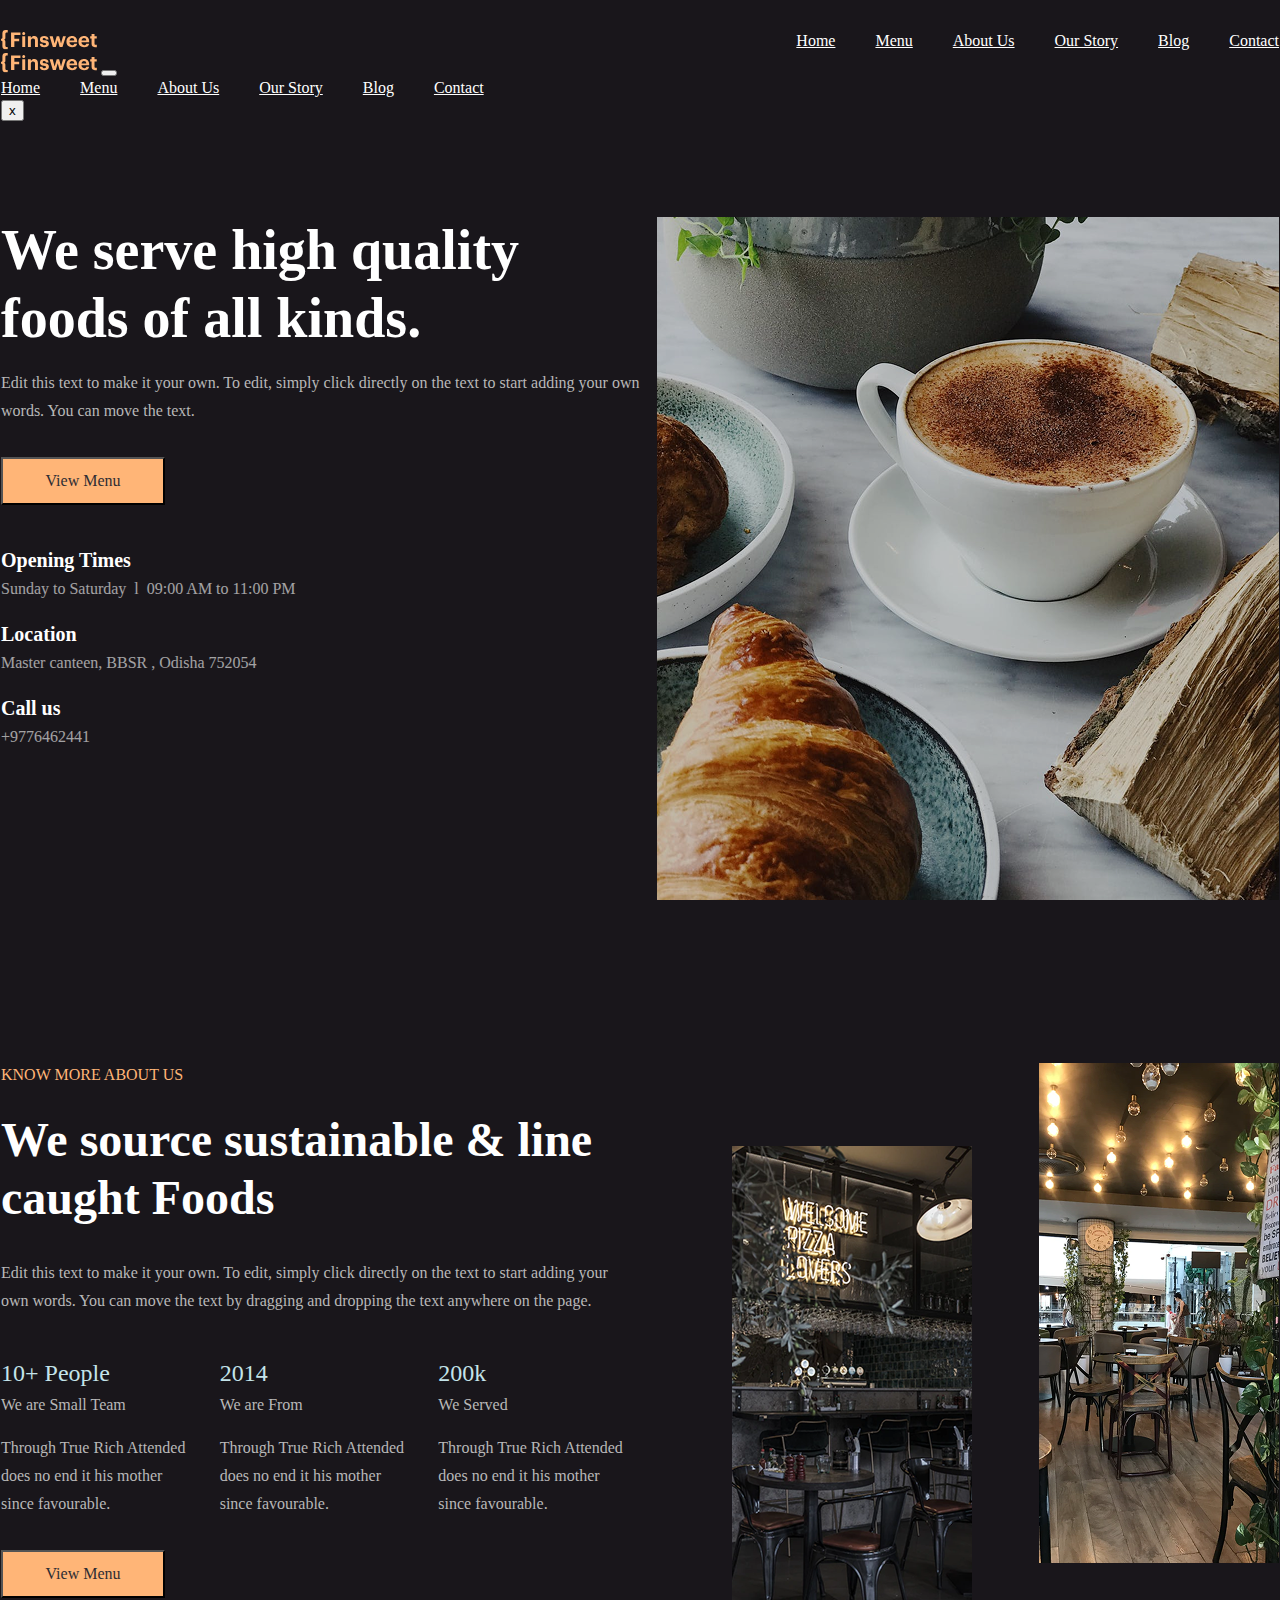
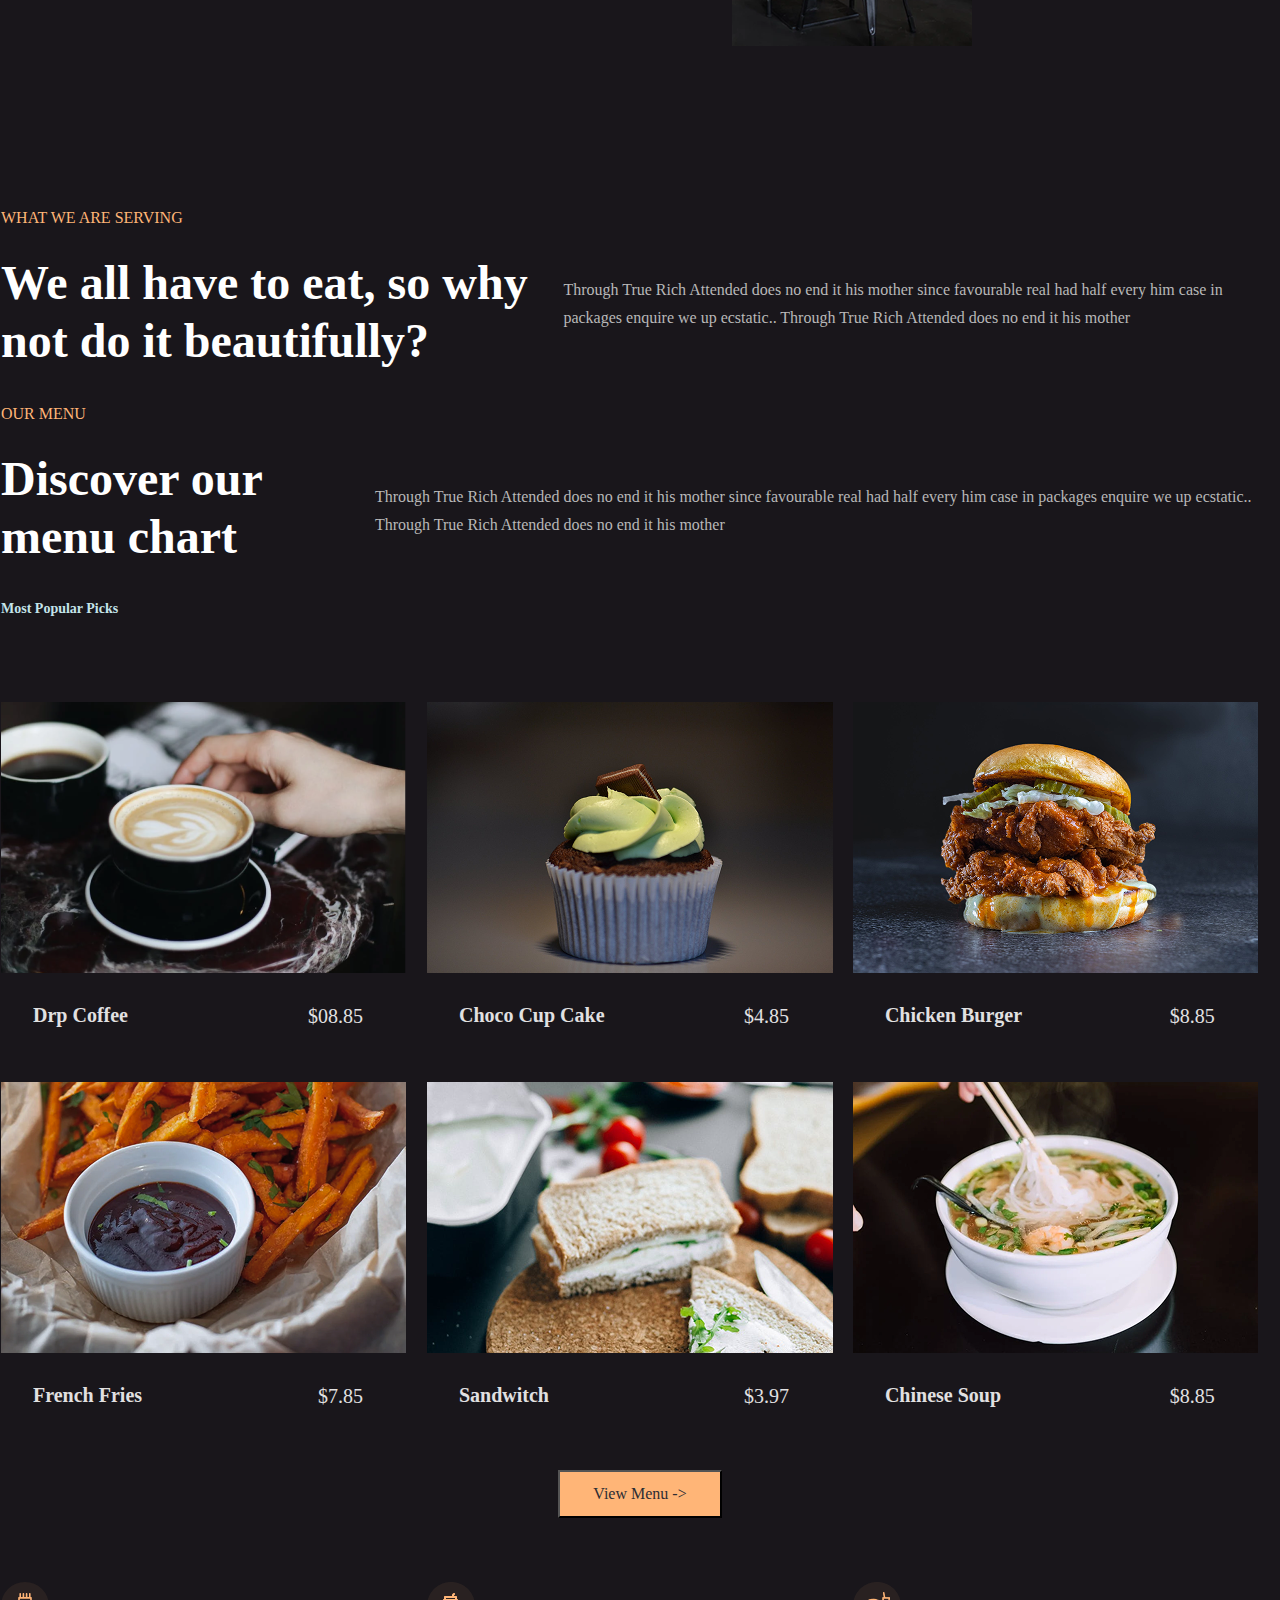
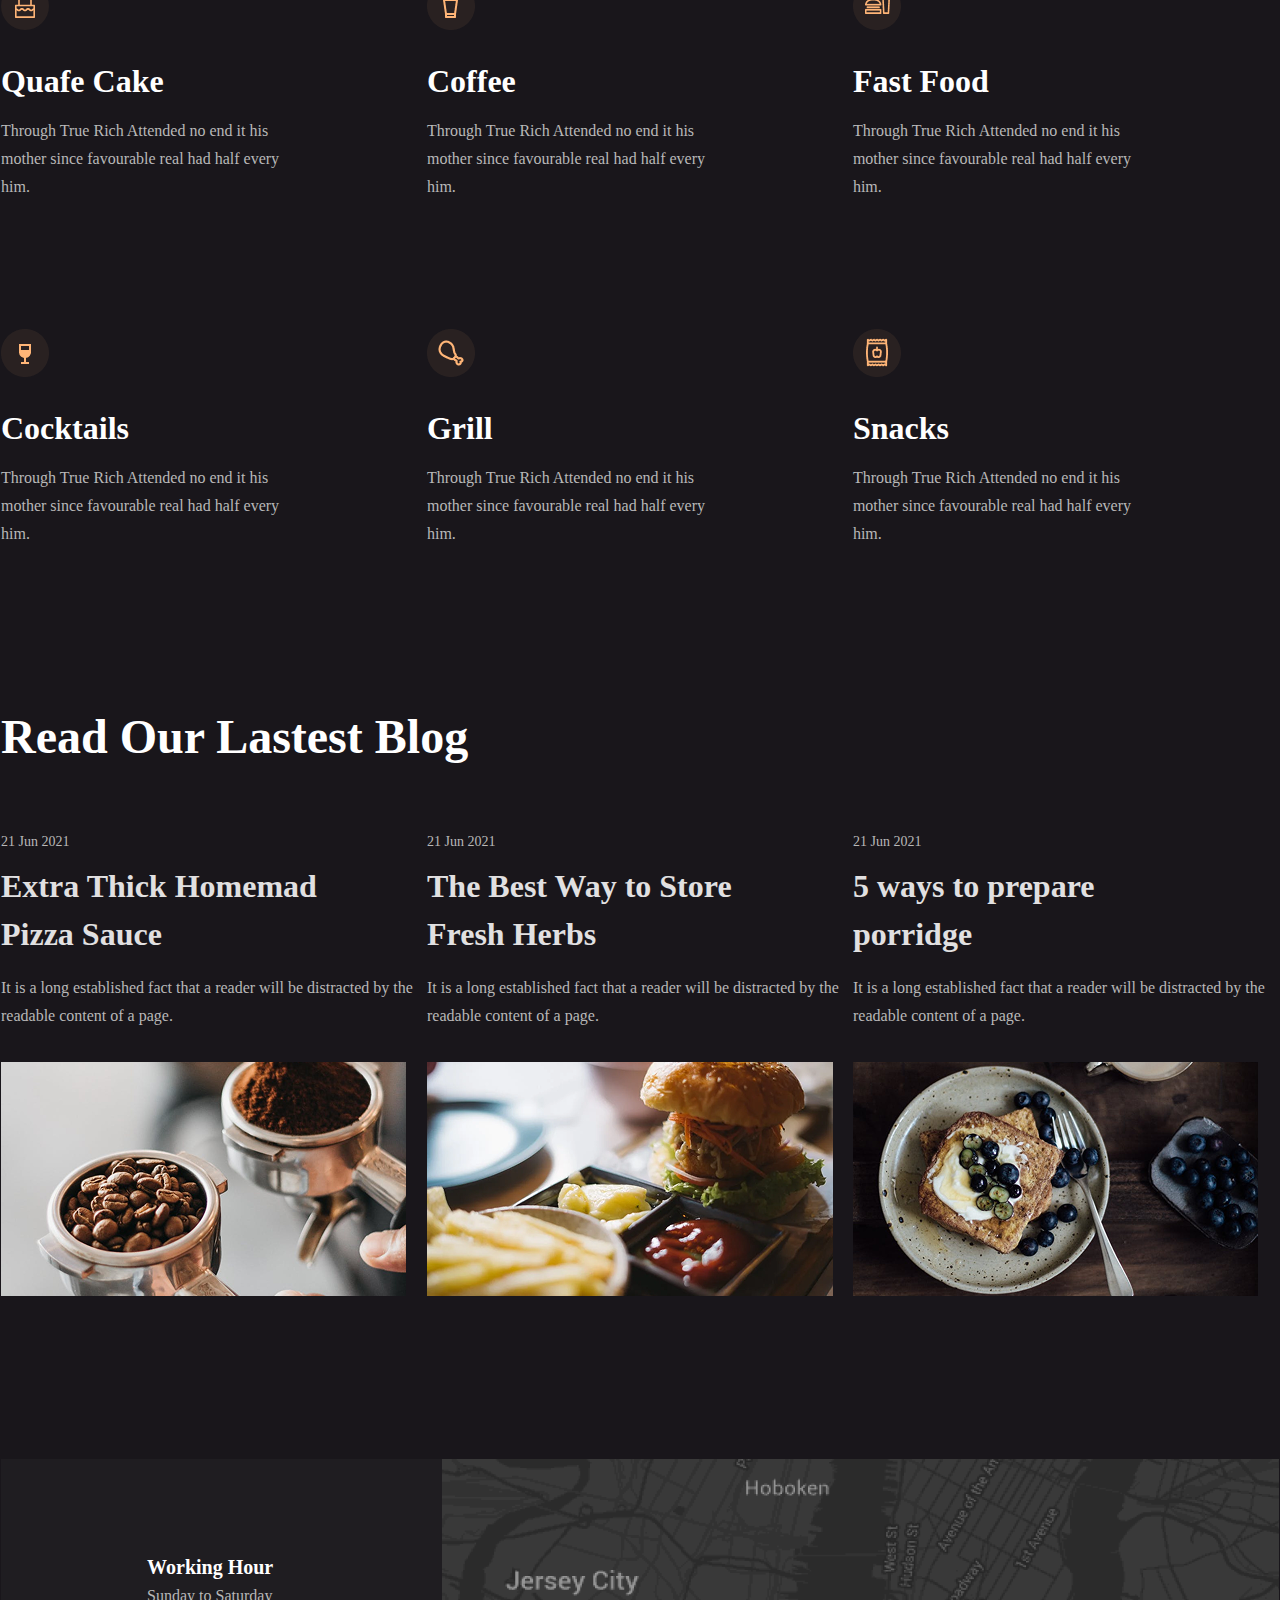
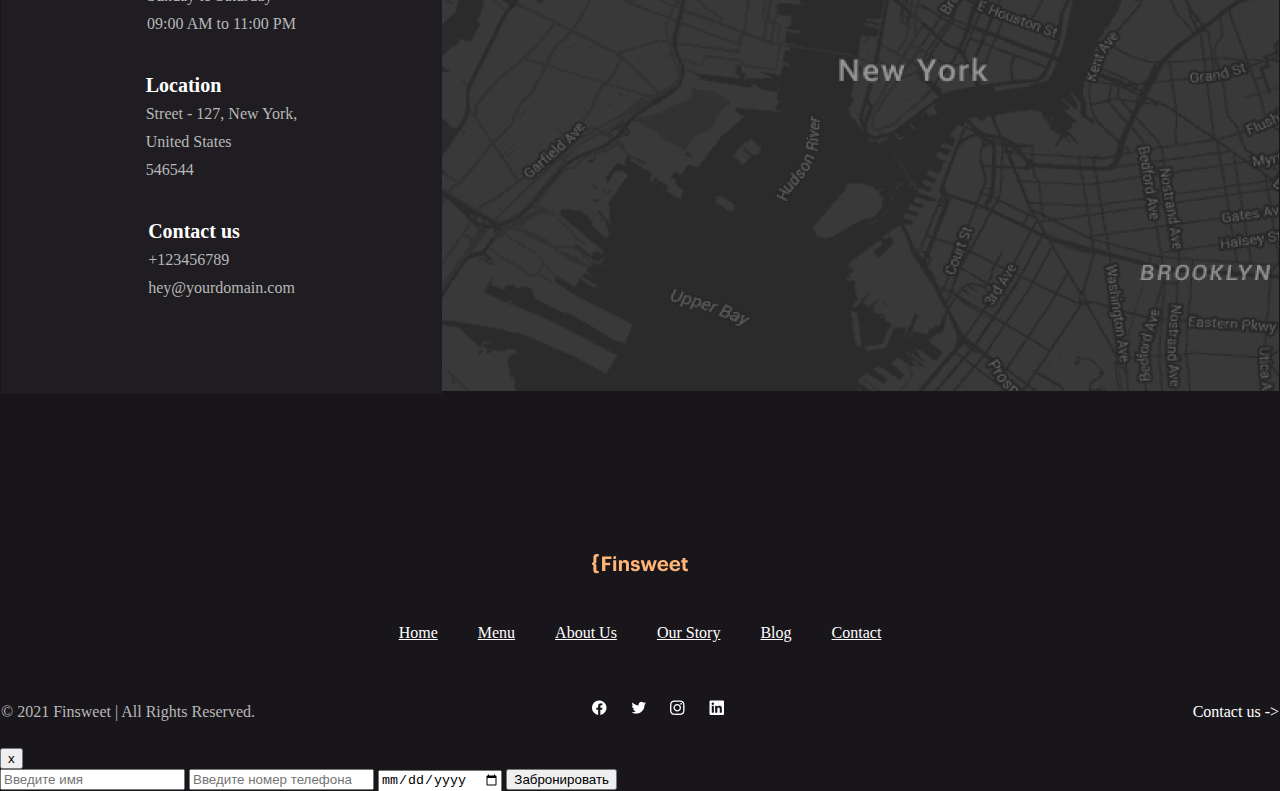
<file: index.html>
<!DOCTYPE html>
<html lang="en">
<head>
    <meta charset="UTF-8">
    <meta name="viewport" content="width=device-width, initial-scale=1.0">
    <title>Document</title>
    <link rel="stylesheet" href="./css/reset.css">
    <link rel="stylesheet" href="./css/style.css">
    <link rel="stylesheet" href="./css/media.css">
</head>
<body>
    <header class="header">
        <div class="container">
            <nav class="header_menu">
                <a class="logo" href="index.html"><img src="./images/Logo.svg" alt=""></a>
                <ul class="header_list">
                    <li><a class="menu_link" href="index.html">Home</a></li>
                     <li><a class="menu_link" href="menu.html">Menu</a></li>
                      <li><a class="menu_link" href="about.html">About Us</a></li>
                       <li><a class="menu_link" href="story.html">Our Story</a></li>
                        <li><a class="menu_link" href="blogs.html">Blog</a></li>
                         <li><a class="menu_link" href="contact.html">Contact</a></li>
                </ul>
            </nav>
            <nav class="burger_menu">
                <a class="logo" href="index.html"><img src="./images/Logo.svg" alt=""></a>
                <button class="burger_btn">
                    <span></span>
                    <span></span>
                     <span></span>
                </button>
                <div class="burger_box">
                    <ul class="header_list">
                    <li><a class="menu_link" href="index.html">Home</a></li>
                     <li><a class="menu_link" href="menu.html">Menu</a></li>
                      <li><a class="menu_link" href="about.html">About Us</a></li>
                       <li><a class="menu_link" href="story.html">Our Story</a></li>
                        <li><a class="menu_link" href="blogs.html">Blog</a></li>
                         <li><a class="menu_link" href="contact.html">Contact</a></li>
                </ul>
                <button class="close_btn">x</button>
                </div>
            </nav>
        </div>
    </header>
    <section class="promo">
        <div class="container">
            <div class="promo_box">
                <div class="promo_left">
                    <h1 class="promo_title">We serve high quality foods of all kinds.</h1>
                    <p  class="promo_text">Edit this text to make it your own. To edit, simply click directly on the text to start adding your own words. You can move the text.</p>
                    <button class="promo_btn">View Menu</button>
                    <h2 class="promo_info_title">Opening Times</h2>
                    <p class="promo_info_text">Sunday to Saturday  l  09:00 AM to 11:00 PM</p>
                    <h2 class="promo_info_title">Location</h2>
                    <p class="promo_info_text">Master canteen, BBSR , Odisha 752054</p>
                    <h2 class="promo_info_title">Call us</h2>
                    <p class="promo_info_text">+9776462441</p>
                </div>
                <div class="promo_right">
                    <img src="./images/Header Image.png" alt="">
                </div>
            </div>
        </div>
    </section>
    <section class="about">
        <div class="container">
            <div class="about_box">
                <div class="about_left">
                    <h2 class="about_title">KNOW MORE ABOUT US</h2>
                    <h3 class="about_some_title">We source sustainable & line caught Foods</h3>
                    <p class="about_text">Edit this text to make it your own. To edit, simply click directly on the text to start adding your own words. You can move the text by dragging and dropping the text anywhere on the page. </p>
                    <div class="about_left_inner">
                        <div class="about_left_inner_item">
                            <h3 class="about_inner_title">10+ People</h3>
                            <p class="about_inner_text">We are Small Team</p>
                            <p class="about_inner_subtext">Through True Rich Attended does no end it his mother since favourable.</p>
                        </div>
                        <div class="about_left_inner_item">
                            <h3 class="about_inner_title">2014</h3>
                            <p class="about_inner_text">We are From</p>
                            <p class="about_inner_subtext">Through True Rich Attended does no end it his mother since favourable.</p>
                        </div>
                        <div class="about_left_inner_item">
                            <h3 class="about_inner_title">200k</h3>
                            <p class="about_inner_text">We Served</p>
                            <p class="about_inner_subtext">Through True Rich Attended does no end it his mother since favourable.</p>
                        </div>
                    </div>
                    <button class="promo_btn">View Menu</button>
                </div>
                <div class="about_right">
                    <img class="about_right_1" src="./images/Know more Image 1.png" alt="">
                    <img class="about_right_2" src="./images/Know more Image 2.png" alt="">
                </div>
            </div>
        </div>
    </section>
    <section class="eat">
        <div class="container">
            <div class="eat_box">
                <div class="eat_left">
                    <h3 class="about_title">WHAT WE ARE SERVING</h3>
                    <h3 class="about_some_title">We all have to eat, so why not do it beautifully?</h3>
                </div>
                <div class="eat_right">
                    <p class="about_inner_subtext">Through True Rich Attended does no end it his mother since favourable real had half every him case in packages enquire we up ecstatic.. Through True Rich Attended does no end it his mother</p>
                </div>
            </div>
        </div>
    </section>
    <section class="discover">
        <div class="container">
            <div class="eat_box">
                 <div class="discover_left">
                    <h3 class="about_title">OUR MENU</h3>
                    <h3 class="about_some_title">Discover our menu chart</h3>
                    <p class="discover_left_text">Most Popular Picks</p>
                 </div>
                 <div class="discover_right">
                    <p class="about_inner_subtext">Through True Rich Attended does no end it his mother since favourable real had half every him case in packages enquire we up ecstatic.. Through True Rich Attended does no end it his mother</p>
                 </div>
            </div>
        </div>
    </section>
    <section class="menu">
        <div class="container">
            <div class="menu_box">
                <div class="menu_box_item">
                    <img src="./images/Image (6).png" alt="">
                    <div class="menu_box_content">
                        <h3 class="menu_box_content_title">Drp Coffee</h3>
                        <p class="menu_box_content_price">$08.85</p>
                    </div>
                </div>
                <div class="menu_box_item">
                    <img src="./images/Image (7).png" alt="">
                    <div class="menu_box_content">
                        <h3 class="menu_box_content_title">Choco Cup Cake</h3>
                        <p class="menu_box_content_price">$4.85</p>
                    </div>
                </div>
                <div class="menu_box_item">
                    <img src="./images/Image (8).png" alt="">
                    <div class="menu_box_content">
                        <h3 class="menu_box_content_title">Chicken Burger</h3>
                        <p class="menu_box_content_price">$8.85</p>
                    </div>
                </div>
                <div class="menu_box_item">
                    <img src="./images/Image (9).png" alt="">
                    <div class="menu_box_content">
                        <h3 class="menu_box_content_title">French Fries</h3>
                        <p class="menu_box_content_price">$7.85</p>
                    </div>
                </div>
                <div class="menu_box_item">
                    <img src="./images/Image (10).png" alt="">
                    <div class="menu_box_content">
                        <h3 class="menu_box_content_title">Sandwitch</h3>
                        <p class="menu_box_content_price">$3.97</p>
                    </div>
                </div>
                <div class="menu_box_item">
                    <img src="./images/Image (11).png" alt="">
                    <div class="menu_box_content">
                        <h3 class="menu_box_content_title">Chinese Soup</h3>
                        <p class="menu_box_content_price">$8.85</p>
                    </div>
                </div>
            </div>
             <button class="menu_btn">View Menu -></button>
        </div>
    </section>
    <section class="have_to_eat">
        <div class="container">
            <div class="have_to_eat_box">
                <div class="have_to_eat_item">
                    <img src="./images/Icon.svg" alt="">
                    <h3 class="have_to_eat_title">Quafe Cake</h3>
                    <p class="have_to_eat_text">Through True Rich Attended no end it his mother since favourable real had half every him.</p>
                </div>
                <div class="have_to_eat_item">
                    <img src="./images/Group 2103.png" alt="">
                    <h3 class="have_to_eat_title">Coffee</h3>
                    <p class="have_to_eat_text">Through True Rich Attended no end it his mother since favourable real had half every him.</p>
                </div>
                <div class="have_to_eat_item">
                    <img src="./images/Icon.png" alt="">
                    <h3 class="have_to_eat_title">Fast Food</h3>
                    <p class="have_to_eat_text">Through True Rich Attended no end it his mother since favourable real had half every him.</p>
                </div>
                <div class="have_to_eat_item">
                    <img src="./images/Icon (1).png" alt="">
                    <h3 class="have_to_eat_title">Cocktails</h3>
                    <p class="have_to_eat_text">Through True Rich Attended no end it his mother since favourable real had half every him.</p>
                </div>
                <div class="have_to_eat_item">
                    <img src="./images/Icon (2).png" alt="">
                    <h3 class="have_to_eat_title">Grill</h3>
                    <p class="have_to_eat_text">Through True Rich Attended no end it his mother since favourable real had half every him.</p>
                </div>
                <div class="have_to_eat_item">
                    <img src="./images/Icon (3).png" alt="">
                    <h3 class="have_to_eat_title">Snacks</h3>
                    <p class="have_to_eat_text">Through True Rich Attended no end it his mother since favourable real had half every him.</p>
                </div>
            </div>
        </div>
    </section>
    <section class="blog">
        <div class="container">
            <h3 class="blog_title_1">Read Our Lastest Blog</h3>
            <div class="blog_box">
                <div class="blog_item">
                    <p class="blog_sub_text">21 Jun 2021</p>
                    <h3 class="blog_title">Extra Thick Homemad Pizza Sauce</h3>
                    <p class="blog_text">It is a long established fact that a reader will be distracted by the readable content of a page.</p>
                    <img src="./images/Image (12).png" alt="">
                </div>
                <div class="blog_item">
                    <p class="blog_sub_text">21 Jun 2021</p>
                    <h3 class="blog_title">The Best Way to Store Fresh Herbs</h3>
                    <p class="blog_text">It is a long established fact that a reader will be distracted by the readable content of a page.</p>
                    <img src="./images/Image (13).png" alt="">
                </div>
                <div class="blog_item">
                    <p class="blog_sub_text">21 Jun 2021</p>
                    <h3 class="blog_title">5 ways to prepare porridge</h3>
                    <p class="blog_text">It is a long established fact that a reader will be distracted by the readable content of a page.</p>
                    <img src="./images/Image (14).png" alt="">
                </div>
            </div>
        </div>
    </section>
    <section class="map">
        <div class="container">
            <div class="map_box">
                <div class="map_box_left">
                    <div class="map_box_item">
                        <h3 class="map_title">Working Hour</h3>
                        <p class="map_text">Sunday to Saturday</p>
                        <p class="map_text">09:00 AM to 11:00 PM</p>
                    </div>
                    <div class="map_box_item">
                        <h3 class="map_title">Location</h3>
                        <p class="map_text">Street - 127, New York,</p>
                        <p class="map_text">United States</p>
                        <p class="map_text">546544</p>
                    </div>
                    <div class="map_box_item">
                        <h3 class="map_title">Contact us</h3>
                        <p class="map_text">+123456789</p>
                        <p class="map_text">hey@yourdomain.com</p>
                    </div>
                </div>
                <div class="map_box_right">
                    <img src="./images/Map.png" alt="">
                </div>
            </div>
        </div>
    </section>
    <footer class="footer">
        <div class="container">
            <div class="footer_top">
                 <a class="logo" href="index.html"><img src="./images/Logo.svg" alt=""></a>
            </div>
            <div class="footer_middle">
                 <ul class="header_list">
                    <li><a class="menu_link" href="">Home</a></li>
                     <li><a class="menu_link" href="">Menu</a></li>
                      <li><a class="menu_link" href="">About Us</a></li>
                       <li><a class="menu_link" href="">Our Story</a></li>
                        <li><a class="menu_link" href="">Blog</a></li>
                         <li><a class="menu_link" href="">Contact</a></li>
                </ul>
            </div>
            <div class="footer_bottom">
                <p class="footer_text">© 2021 Finsweet | All rights reserved.</p>
                <ul class="footer_social">
                    <li><a href="https://www.facebook.com/?locale=ru_RU" class="footer_link"><img src="./images/Facebook.png" alt=""></a></li>
                    <li><a href="https://x.com/i/flow/login?lang=uk" class="footer_link"><img src="./images/Twitter.png" alt=""></a></li>
                    <li><a href="https://www.instagram.com/" class="footer_link"><img src="./images/Instagram.png" alt=""></a></li>
                    <li><a href="https://ua.linkedin.com/" class="footer_link"><img src="./images/LinkedIn.png" alt=""></a></li>
                </ul>
                <p class="footer_text_1">Contact us -></p>
            </div>
        </div>
    </footer>
    <div class="model">
        <div class="inner_model">
            <button class="model_close">x</button>
            <form class="model_form" action="#">
                <input class="model_name" type="text" placeholder="Введите имя">
                <input class="model_tell" type="tell" placeholder="Введите номер телефона">
                <input class="model_date" type="date" placeholder="Выберите дату">
                <button class="model_btn" type="submit">Забронировать</button>
            </form>
        </div>
    </div>
    <script src="./script.js"></script>
</body>
</html>
</file>
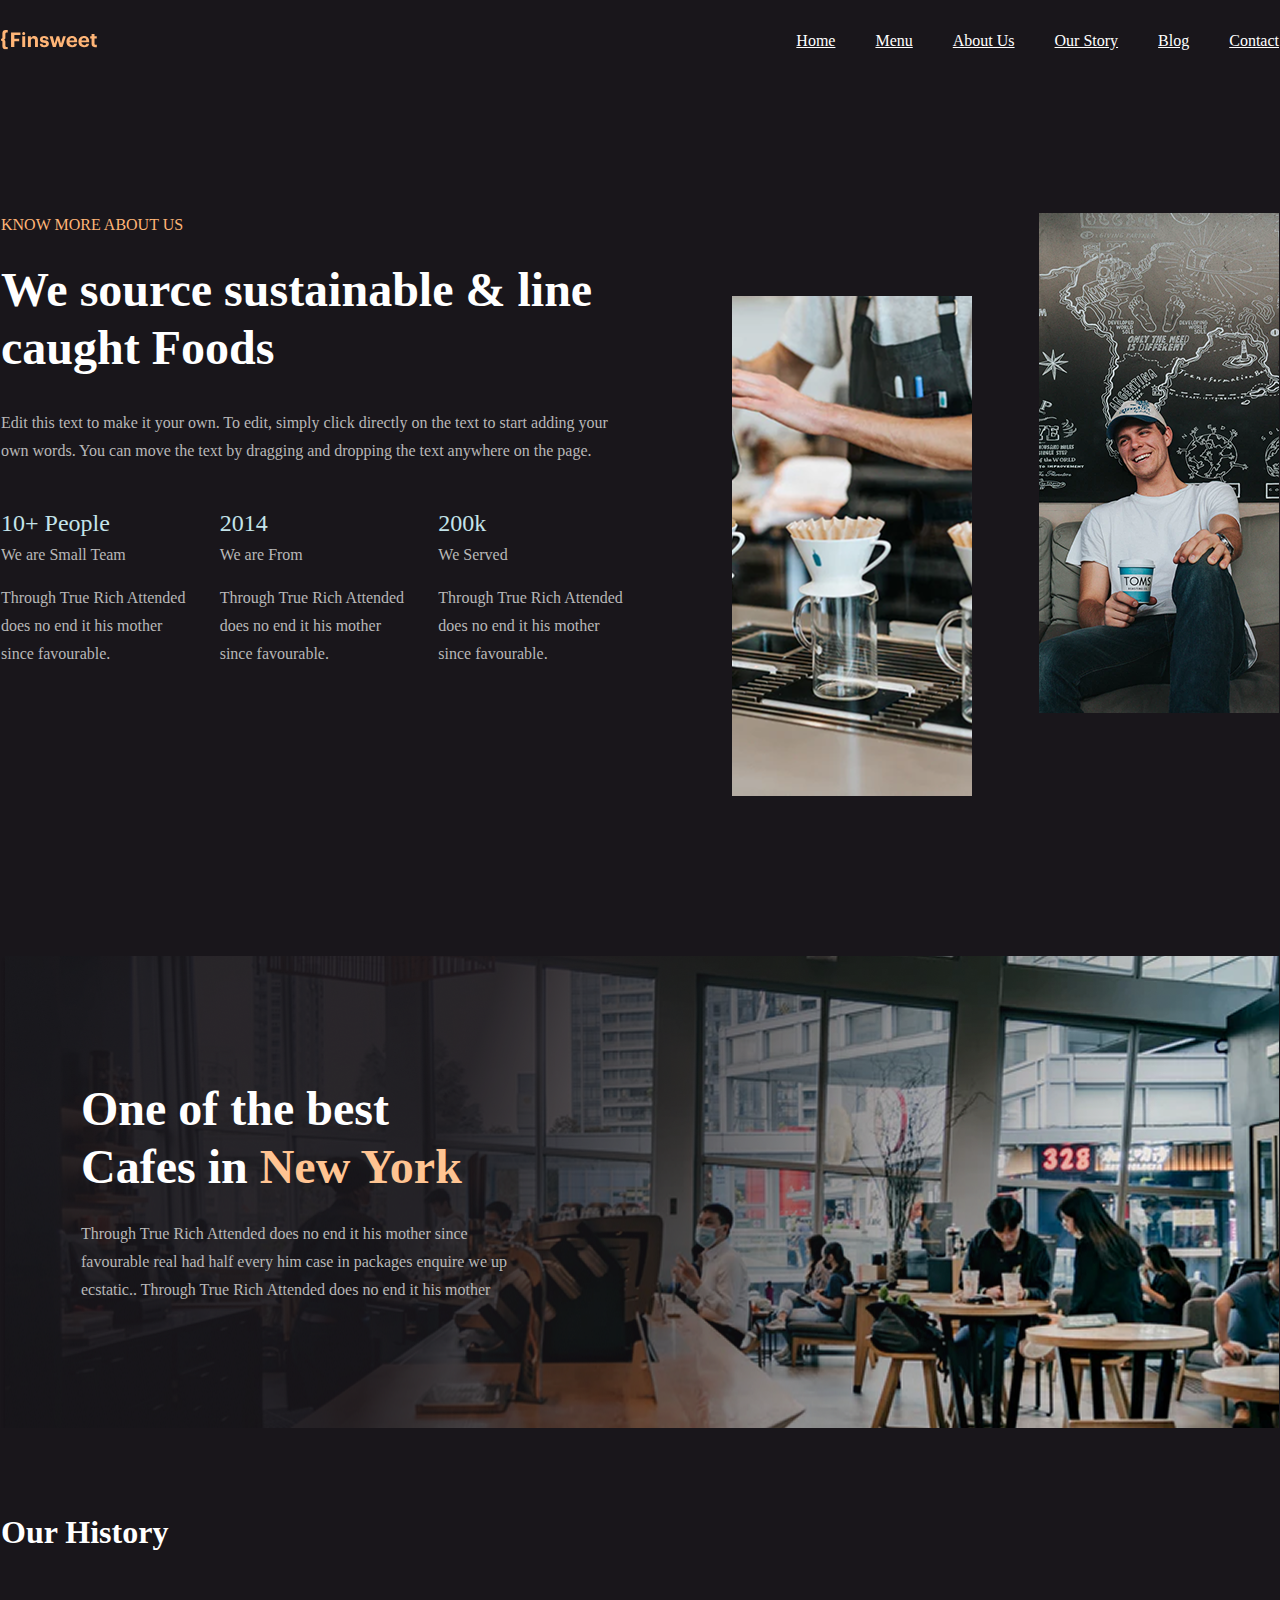
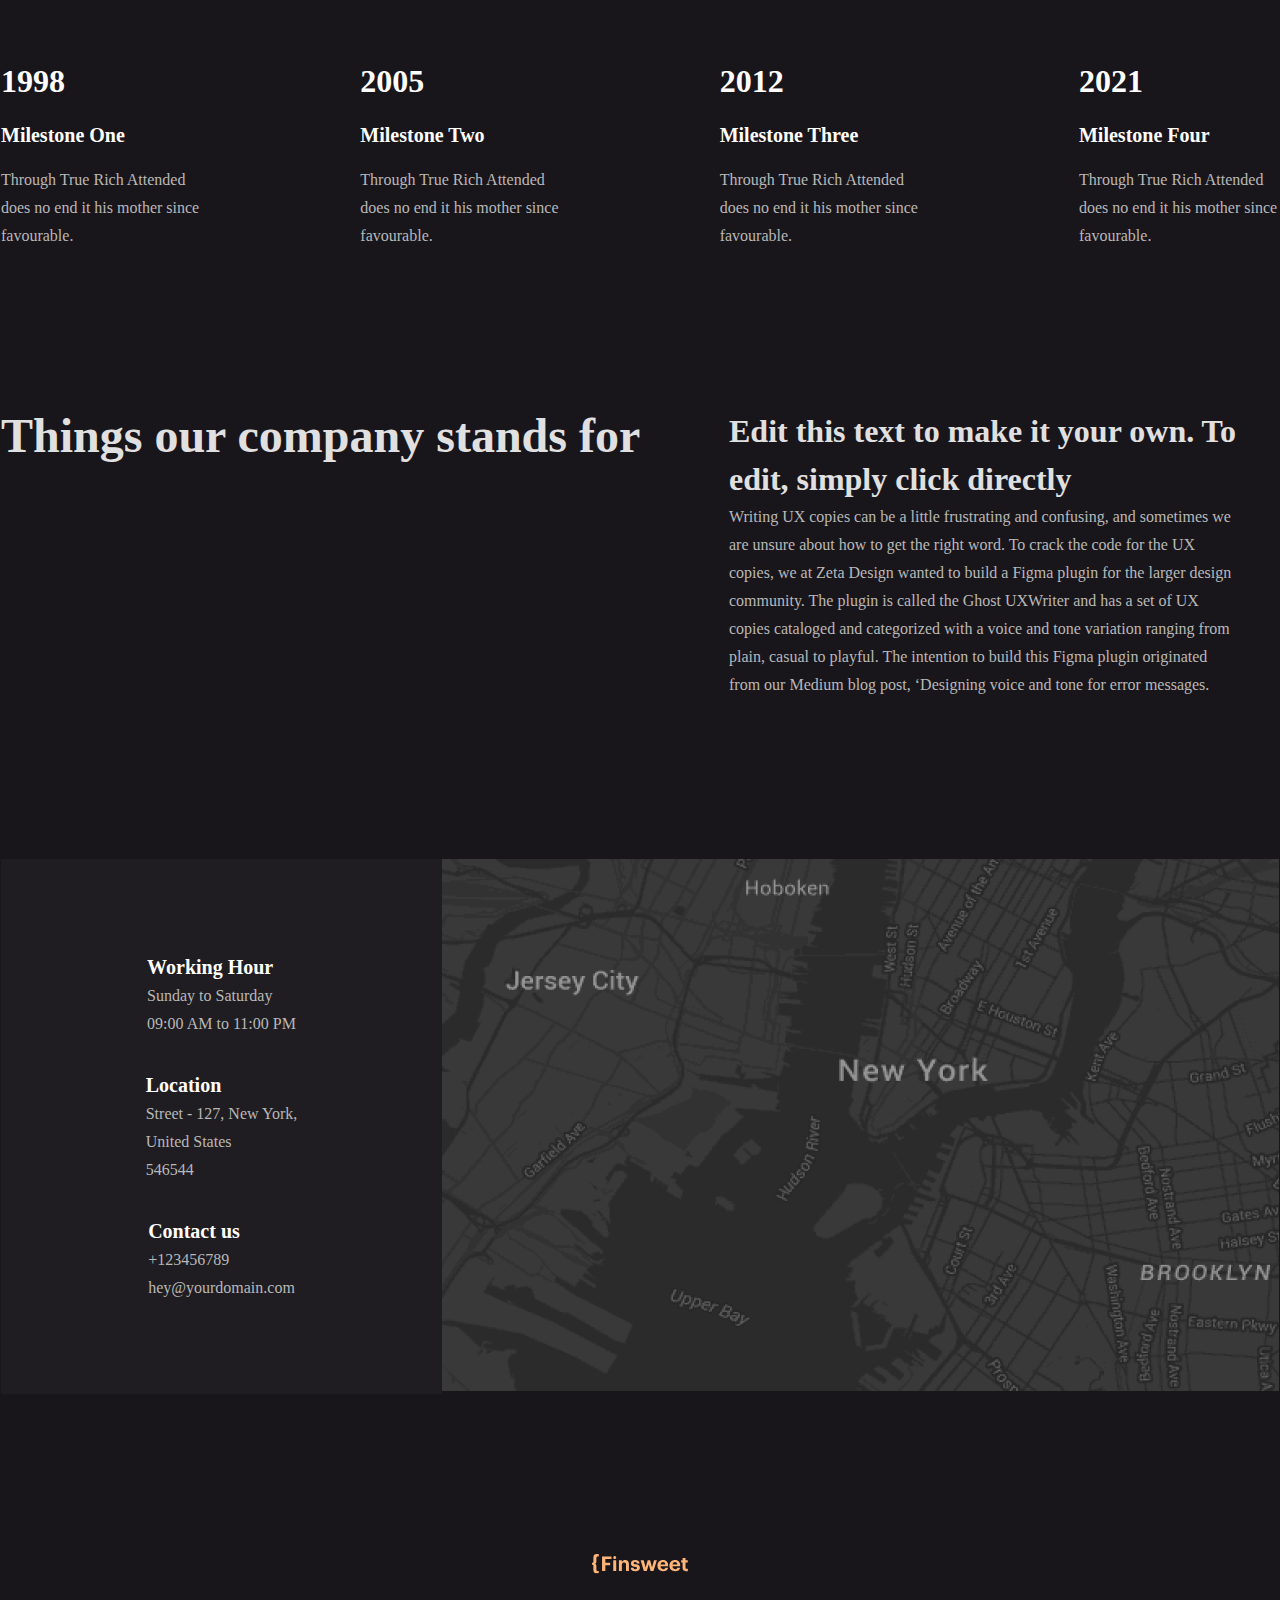
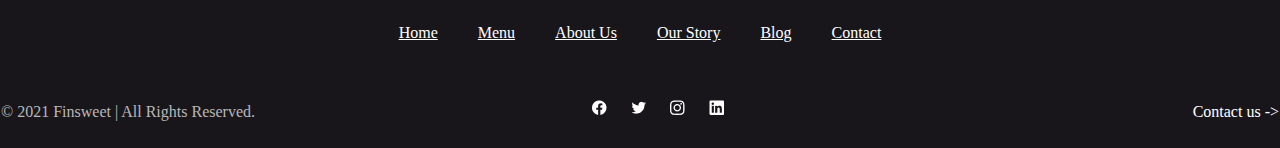
<file: about.html>
<!DOCTYPE html>
<html lang="en">
<head>
    <meta charset="UTF-8">
    <meta name="viewport" content="width=device-width, initial-scale=1.0">
    <title>Document</title>
    <link rel="stylesheet" href="./css/reset.css">
    <link rel="stylesheet" href="./css/style.css"> 
</head>
<body>
    <header class="header">
        <div class="container">
            <nav class="header_menu">
                <a class="logo" href="index.html"><img src="./images/Logo.svg" alt=""></a>
                <ul class="header_list">
                    <li><a class="menu_link" href="index.html">Home</a></li>
                     <li><a class="menu_link" href="menu.html">Menu</a></li>
                      <li><a class="menu_link" href="about.html">About Us</a></li>
                       <li><a class="menu_link" href="story.html">Our Story</a></li>
                        <li><a class="menu_link" href="blogs.html">Blog</a></li>
                         <li><a class="menu_link" href="contact.html">Contact</a></li>
                </ul>
            </nav>
        </div>
    </header>
   <section class="about">
        <div class="container">
            <div class="about_box">
                <div class="about_left">
                    <h2 class="about_title">KNOW MORE ABOUT US</h2>
                    <h3 class="about_some_title">We source sustainable & line caught Foods</h3>
                    <p class="about_text">Edit this text to make it your own. To edit, simply click directly on the text to start adding your own words. You can move the text by dragging and dropping the text anywhere on the page. </p>
                    <div class="about_left_inner">
                        <div class="about_left_inner_item">
                            <h3 class="about_inner_title">10+ People</h3>
                            <p class="about_inner_text">We are Small Team</p>
                            <p class="about_inner_subtext">Through True Rich Attended does no end it his mother since favourable.</p>
                        </div>
                        <div class="about_left_inner_item">
                            <h3 class="about_inner_title">2014</h3>
                            <p class="about_inner_text">We are From</p>
                            <p class="about_inner_subtext">Through True Rich Attended does no end it his mother since favourable.</p>
                        </div>
                        <div class="about_left_inner_item">
                            <h3 class="about_inner_title">200k</h3>
                            <p class="about_inner_text">We Served</p>
                            <p class="about_inner_subtext">Through True Rich Attended does no end it his mother since favourable.</p>
                        </div>
                    </div>
                </div>
                <div class="about_right">
                    <img class="about_right_1" src="./images/Know more Image 1 (1).png" alt="">
                    <img class="about_right_2" src="./images/Know more Image 2 (1).png" alt="">
                </div>
            </div>
        </div>
    </section>
    <section class="best_cafe">
        <div class="container">
            <div class="best_cafe_box">
                <h3 class="best_cafe_title">One of the best Cafes in <span class="title_yellow">New York</span></h3>
                <p class="best_cafe_text">Through True Rich Attended does no end it his mother since favourable real had half every him case in packages enquire we up ecstatic.. Through True Rich Attended does no end it his mother</p>
            </div>
        </div>
    </section>
    <section class="history">
        <div class="container">
            <h3 class="history_sub_title">Our History</h3>
            <div class="history_box">
                <div class="history_item">
                    <h3 class="history_title">1998</h3>
                    <h4 class="history_title_1">Milestone One</h4>
                    <p class="history_text">Through True Rich Attended does no end it his mother since favourable.</p>
                </div>
                <div class="history_item">
                    <h3 class="history_title">2005</h3>
                    <h4 class="history_title_1">Milestone Two</h4>
                    <p class="history_text">Through True Rich Attended does no end it his mother since favourable.</p>
                </div>
                <div class="history_item">
                    <h3 class="history_title">2012</h3>
                    <h4 class="history_title_1">Milestone Three</h4>
                    <p class="history_text">Through True Rich Attended does no end it his mother since favourable.</p>
                </div>
                <div class="history_item">
                    <h3 class="history_title">2021</h3>
                    <h4 class="history_title_1">Milestone Four</h4>
                    <p class="history_text">Through True Rich Attended does no end it his mother since favourable.</p>
                </div>
            </div>
        </div>
    </section>
    <section class="company">
        <div class="container">
            <div class="company_box">
                <div class="company_left">
                    <h3 class="company_title">Things our company stands for</h3>
                </div>
                <div class="company_right">
                    <h4 class="company_title_1">Edit this text to make it your own. To edit, simply click directly</h4>
                    <p class="company_text">Writing UX copies can be a little frustrating and confusing, and sometimes we are unsure about how to get the right word. To crack the code for the UX copies, we at Zeta Design wanted to build a Figma plugin for the larger design community. The plugin is called the Ghost UXWriter and has a set of UX copies cataloged and categorized with a voice and tone variation ranging from plain, casual to playful. The intention to build this Figma plugin originated from our Medium blog post, ‘Designing voice and tone for error messages.</p>
                </div>
            </div>
        </div>
    </section>
    <section class="map">
        <div class="container">
            <div class="map_box">
                <div class="map_box_left">
                    <div class="map_box_item">
                        <h3 class="map_title">Working Hour</h3>
                        <p class="map_text">Sunday to Saturday</p>
                        <p class="map_text">09:00 AM to 11:00 PM</p>
                    </div>
                    <div class="map_box_item">
                        <h3 class="map_title">Location</h3>
                        <p class="map_text">Street - 127, New York,</p>
                        <p class="map_text">United States</p>
                        <p class="map_text">546544</p>
                    </div>
                    <div class="map_box_item">
                        <h3 class="map_title">Contact us</h3>
                        <p class="map_text">+123456789</p>
                        <p class="map_text">hey@yourdomain.com</p>
                    </div>
                </div>
                <div class="map_box_right">
                    <img src="./images/Map.png" alt="">
                </div>
            </div>
        </div>
    </section>
    <footer class="footer">
        <div class="container">
            <div class="footer_top">
                 <a class="logo" href="index.html"><img src="./images/Logo.svg" alt=""></a>
            </div>
            <div class="footer_middle">
                 <ul class="header_list">
                    <li><a class="menu_link" href="">Home</a></li>
                     <li><a class="menu_link" href="">Menu</a></li>
                      <li><a class="menu_link" href="">About Us</a></li>
                       <li><a class="menu_link" href="">Our Story</a></li>
                        <li><a class="menu_link" href="">Blog</a></li>
                         <li><a class="menu_link" href="">Contact</a></li>
                </ul>
            </div>
            <div class="footer_bottom">
                <p class="footer_text">© 2021 Finsweet | All rights reserved.</p>
                <ul class="footer_social">
                    <li><a href="https://www.facebook.com/?locale=ru_RU" class="footer_link"><img src="./images/Facebook.png" alt=""></a></li>
                    <li><a href="https://x.com/i/flow/login?lang=uk" class="footer_link"><img src="./images/Twitter.png" alt=""></a></li>
                    <li><a href="https://www.instagram.com/" class="footer_link"><img src="./images/Instagram.png" alt=""></a></li>
                    <li><a href="https://ua.linkedin.com/" class="footer_link"><img src="./images/LinkedIn.png" alt=""></a></li>
                </ul>
                <p class="footer_text_1">Contact us -></p>
            </div>
        </div>
    </footer>
</body>
</html>
</file>
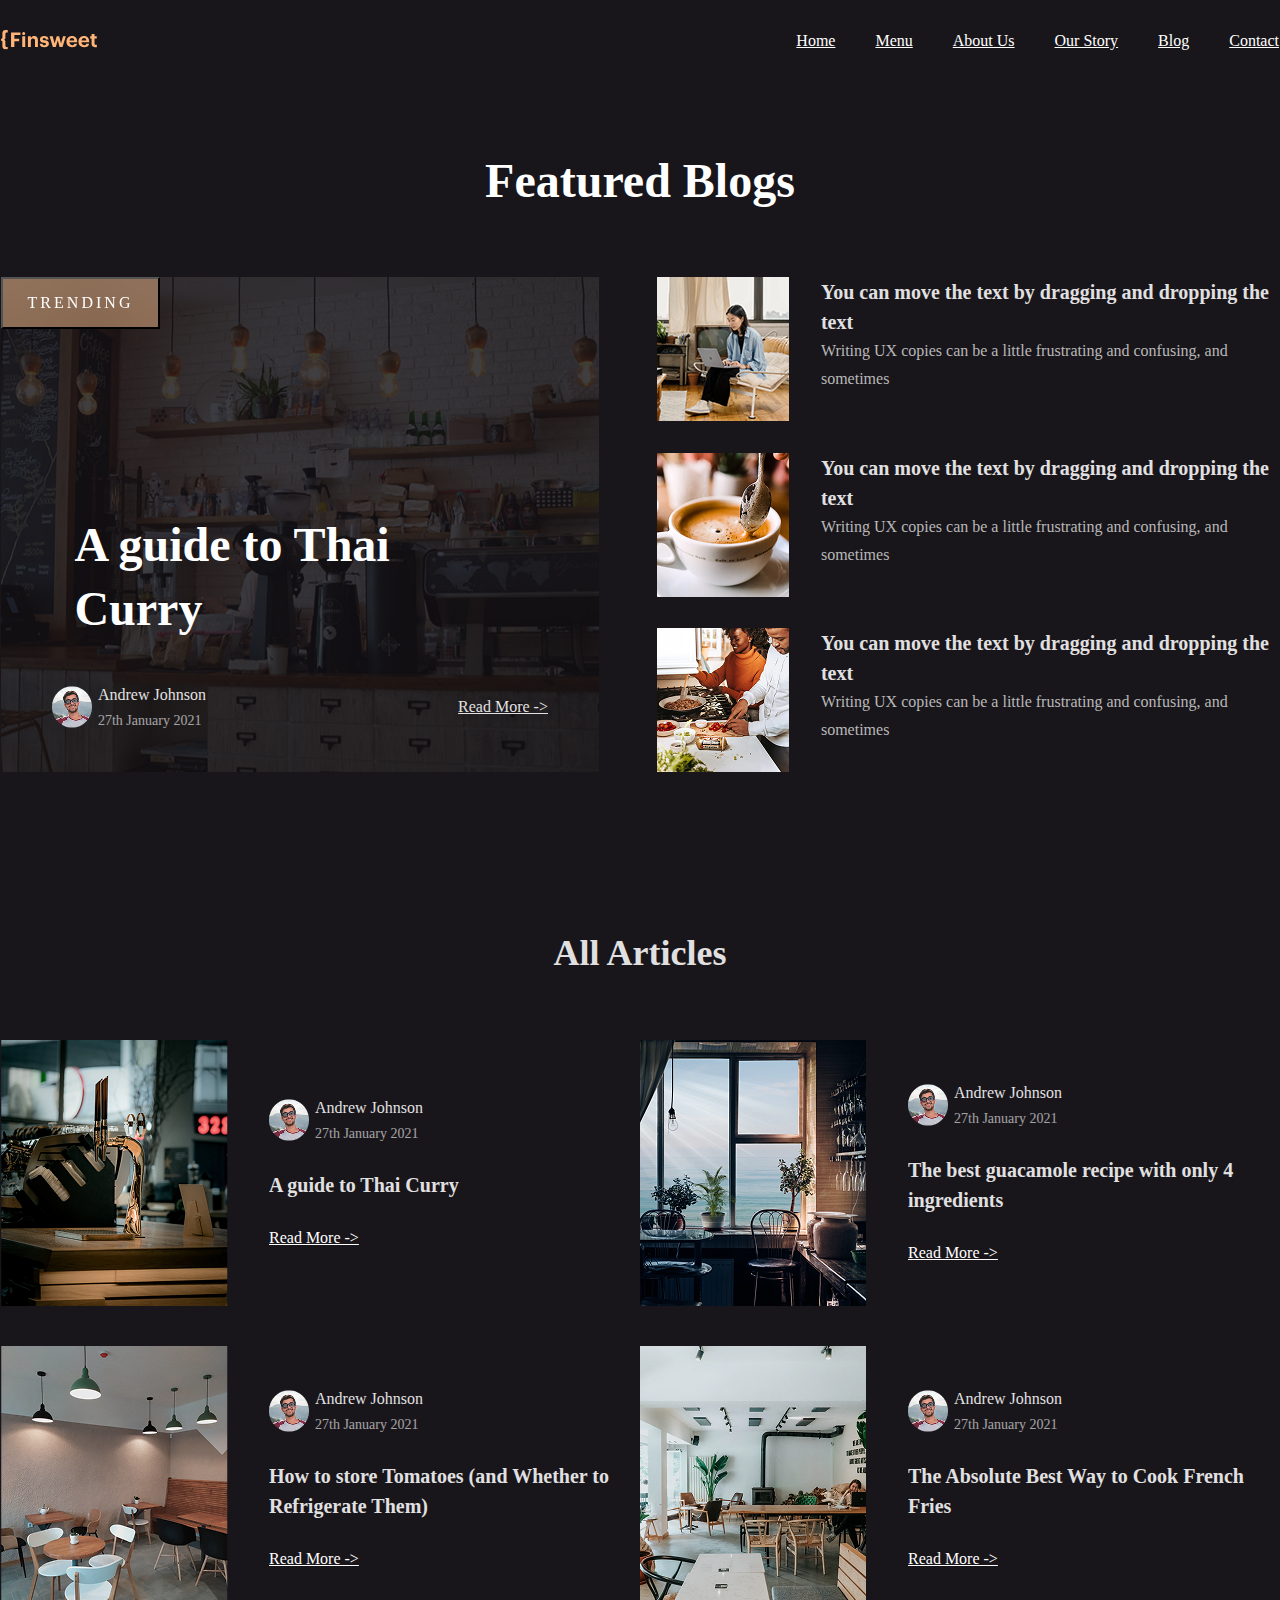
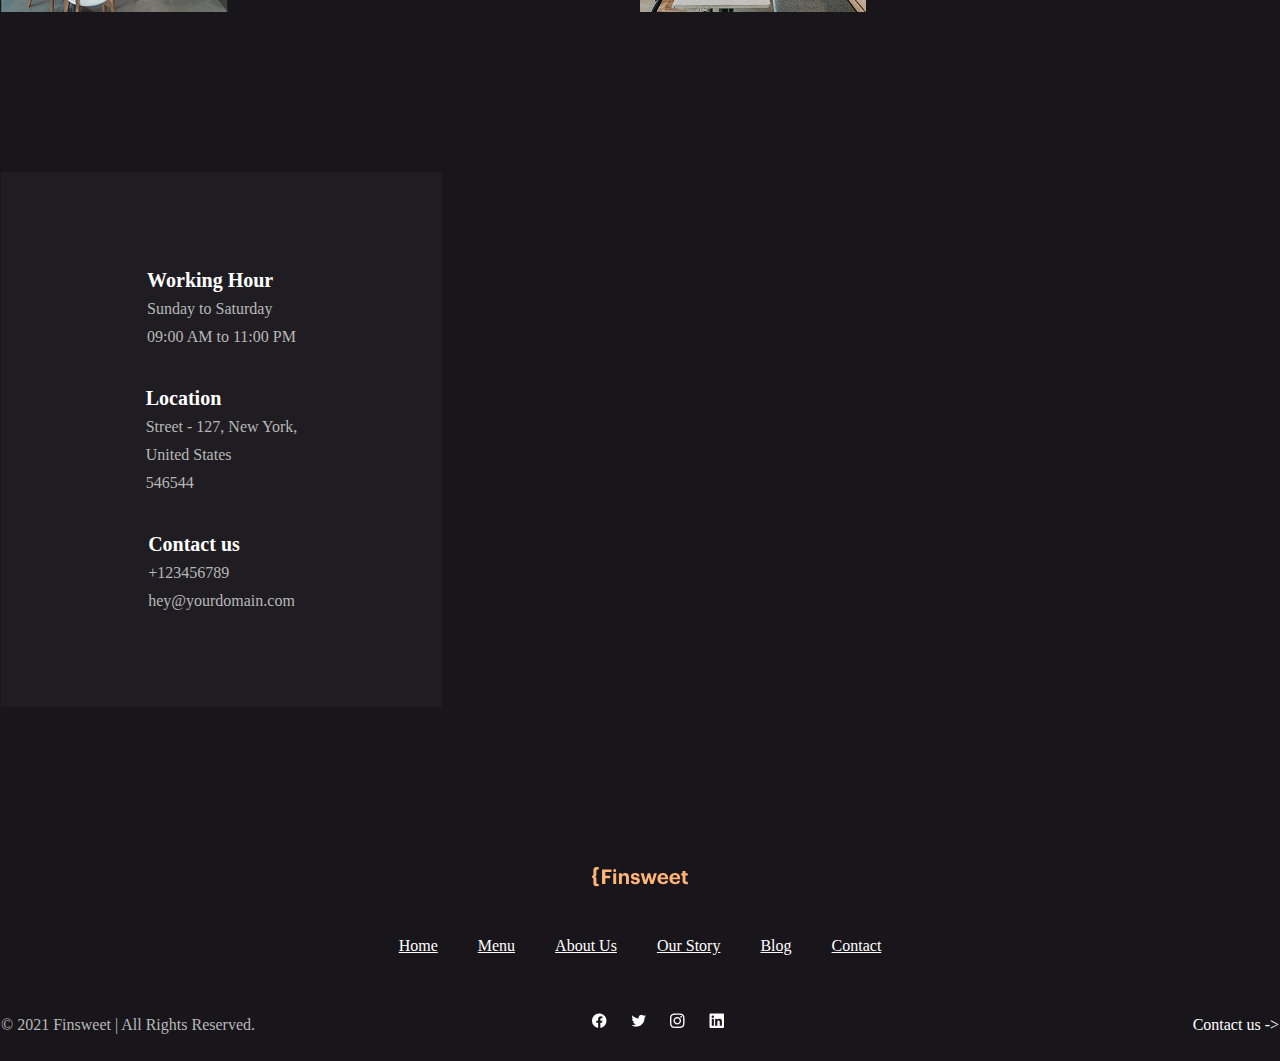
<file: blogs.html>
<!DOCTYPE html>
<html lang="en">
<head>
    <meta charset="UTF-8">
    <meta name="viewport" content="width=device-width, initial-scale=1.0">
    <title>Document</title>
    <link rel="stylesheet" href="./css/reset.css">
    <link rel="stylesheet" href="./css/style.css">
</head>
<body>
    <header class="header">
        <div class="container">
            <nav class="header_menu">
                <a class="logo" href="index.html"><img src="./images/Logo.svg" alt=""></a>
                <ul class="header_list">
                    <li><a class="menu_link" href="index.html">Home</a></li>
                     <li><a class="menu_link" href="menu.html">Menu</a></li>
                      <li><a class="menu_link" href="about.html">About Us</a></li>
                       <li><a class="menu_link" href="story.html">Our Story</a></li>
                        <li><a class="menu_link" href="blogs.html">Blog</a></li>
                         <li><a class="menu_link" href="contact.html">Contact</a></li>
                </ul>
            </nav>
        </div>
    </header>
    <section class="blogs">
        <div class="container">
           <h1 class="blogs_title">Featured Blogs</h1>
           <div class="blogs_box">
            <div class="blogs_left">
                <button class="blogs_btn">TRENDING</button>
                <h3 class="blogs_left_title_2">A guide to Thai Curry</h3>
                <div class="blogs_left_inner">
                    <div class="blogs_left_author">
                        <img src="./images/Ellipse 150.png" alt="">
                        <div>
                            <h4 class="blogs_left_title_1">Andrew Johnson</h4>
                            <p class="blogs_left_text">27th January 2021</p>
                        </div>
                    </div>
                    <div>
                        <a class="blogs_right_link" href="#">Read More -></a>
                    </div>
                </div>
            </div>
            <div class="blogs_right">
                <div class="blogs_right_item">
                    <img src="./images/Image (21).png" alt="">
                    <div class="blogs_right_item_content">
                        <h2 class="blogs_right_title">You can move the text by dragging and dropping the text </h2>
                        <p class="blogs_right_text">Writing UX copies can be a little frustrating and confusing, and sometimes </p>
                    </div>
                </div>
                <div class="blogs_right_item">
                    <img src="./images/Image (22).png" alt="">
                    <div class="blogs_right_item_content">
                        <h2 class="blogs_right_title">You can move the text by dragging and dropping the text </h2>
                        <p class="blogs_right_text">Writing UX copies can be a little frustrating and confusing, and sometimes </p>
                    </div>
                </div>
                <div class="blogs_right_item">
                    <img src="./images/Image (23).png" alt="">
                    <div class="blogs_right_item_content">
                        <h2 class="blogs_right_title">You can move the text by dragging and dropping the text </h2>
                        <p class="blogs_right_text">Writing UX copies can be a little frustrating and confusing, and sometimes </p>
                    </div>
                </div>
            </div>
           </div>
        </div>
    </section>
    <section class="articles">
        <div class="container">
            <h3 class="articles_title_1">All Articles</h3>
            <div class="articles_box">
                <div class="articles_item">
                    <img src="./images/Image (24).png" alt="">
                    <div class="articles_item_content">
                        <div class="blogs_left_author">
                        <img src="./images/Ellipse 150.png" alt="">
                        <div>
                            <h4 class="blogs_left_title_1">Andrew Johnson</h4>
                            <p class="blogs_left_text">27th January 2021</p>
                        </div>
                        </div>
                        <h3 class="articles_title">A guide to Thai Curry</h3>
                        <a class="articles_link" href="innerblog.html">Read More -></a>
                    </div>
                </div>
                 <div class="articles_item">
                    <img src="./images/Image (25).png" alt="">
                    <div class="articles_item_content">
                        <div class="blogs_left_author">
                        <img src="./images/Ellipse 150.png" alt="">
                        <div>
                            <h4 class="blogs_left_title_1">Andrew Johnson</h4>
                            <p class="blogs_left_text">27th January 2021</p>
                        </div>
                        </div>
                        <h3 class="articles_title">The best guacamole recipe with only 4 ingredients</h3>
                        <a class="articles_link" href="innerblog.html">Read More -></a>
                    </div>
                </div>
                 <div class="articles_item">
                    <img src="./images/Image (26).png" alt="">
                    <div class="articles_item_content">
                        <div class="blogs_left_author">
                        <img src="./images/Ellipse 150.png" alt="">
                        <div>
                            <h4 class="blogs_left_title_1">Andrew Johnson</h4>
                            <p class="blogs_left_text">27th January 2021</p>
                        </div>
                        </div>
                        <h3 class="articles_title">How to store Tomatoes (and Whether to Refrigerate Them)</h3>
                        <a class="articles_link" href="innerblog.html">Read More -></a>
                    </div>
                </div>
                 <div class="articles_item">
                    <img src="./images/Image (27).png" alt="">
                    <div class="articles_item_content">
                        <div class="blogs_left_author">
                        <img src="./images/Ellipse 150.png" alt="">
                        <div>
                            <h4 class="blogs_left_title_1">Andrew Johnson</h4>
                            <p class="blogs_left_text">27th January 2021</p>
                        </div>
                        </div>
                        <h3 class="articles_title">The Absolute Best Way to Cook French Fries</h3>
                        <a class="articles_link" href="innerblog.html">Read More -></a>
                    </div>
                </div>
            </div>
        </div>
    </section>
    <section class="map">
        <div class="container">
            <div class="map_box">
                <div class="map_box_left">
                    <div class="map_box_item">
                        <h3 class="map_title">Working Hour</h3>
                        <p class="map_text">Sunday to Saturday</p>
                        <p class="map_text">09:00 AM to 11:00 PM</p>
                    </div>
                    <div class="map_box_item">
                        <h3 class="map_title">Location</h3>
                        <p class="map_text">Street - 127, New York,</p>
                        <p class="map_text">United States</p>
                        <p class="map_text">546544</p>
                    </div>
                    <div class="map_box_item">
                        <h3 class="map_title">Contact us</h3>
                        <p class="map_text">+123456789</p>
                        <p class="map_text">hey@yourdomain.com</p>
                    </div>
                </div>
                <div class="map_box_right">
                    <iframe src="https://www.google.com/maps/embed?pb=!1m18!1m12!1m3!1d10161.659320089275!2d30.59248679605865!3d50.45199948863499!2m3!1f0!2f0!3f0!3m2!1i1024!2i768!4f13.1!3m3!1m2!1s0x40d4cfee01d0e43f%3A0x93c120ef75daeb27!2z0JXQstGA0LDQt9C40Y8!5e0!3m2!1sru!2sua!4v1753109220421!5m2!1sru!2sua" width="836" height="532" style="border:0;" allowfullscreen="" loading="lazy" referrerpolicy="no-referrer-when-downgrade"></iframe>
                </div>
            </div>
        </div>
    </section>
    <footer class="footer">
        <div class="container">
            <div class="footer_top">
                 <a class="logo" href="index.html"><img src="./images/Logo.svg" alt=""></a>
            </div>
            <div class="footer_middle">
                 <ul class="header_list">
                    <li><a class="menu_link" href="">Home</a></li>
                     <li><a class="menu_link" href="">Menu</a></li>
                      <li><a class="menu_link" href="">About Us</a></li>
                       <li><a class="menu_link" href="">Our Story</a></li>
                        <li><a class="menu_link" href="">Blog</a></li>
                         <li><a class="menu_link" href="">Contact</a></li>
                </ul>
            </div>
            <div class="footer_bottom">
                <p class="footer_text">© 2021 Finsweet | All rights reserved.</p>
                <ul class="footer_social">
                    <li><a href="https://www.facebook.com/?locale=ru_RU" class="footer_link"><img src="./images/Facebook.png" alt=""></a></li>
                    <li><a href="https://x.com/i/flow/login?lang=uk" class="footer_link"><img src="./images/Twitter.png" alt=""></a></li>
                    <li><a href="https://www.instagram.com/" class="footer_link"><img src="./images/Instagram.png" alt=""></a></li>
                    <li><a href="https://ua.linkedin.com/" class="footer_link"><img src="./images/LinkedIn.png" alt=""></a></li>
                </ul>
                <p class="footer_text_1">Contact us -></p>
            </div>
        </div>
    </footer>
</body>
</html>
</file>
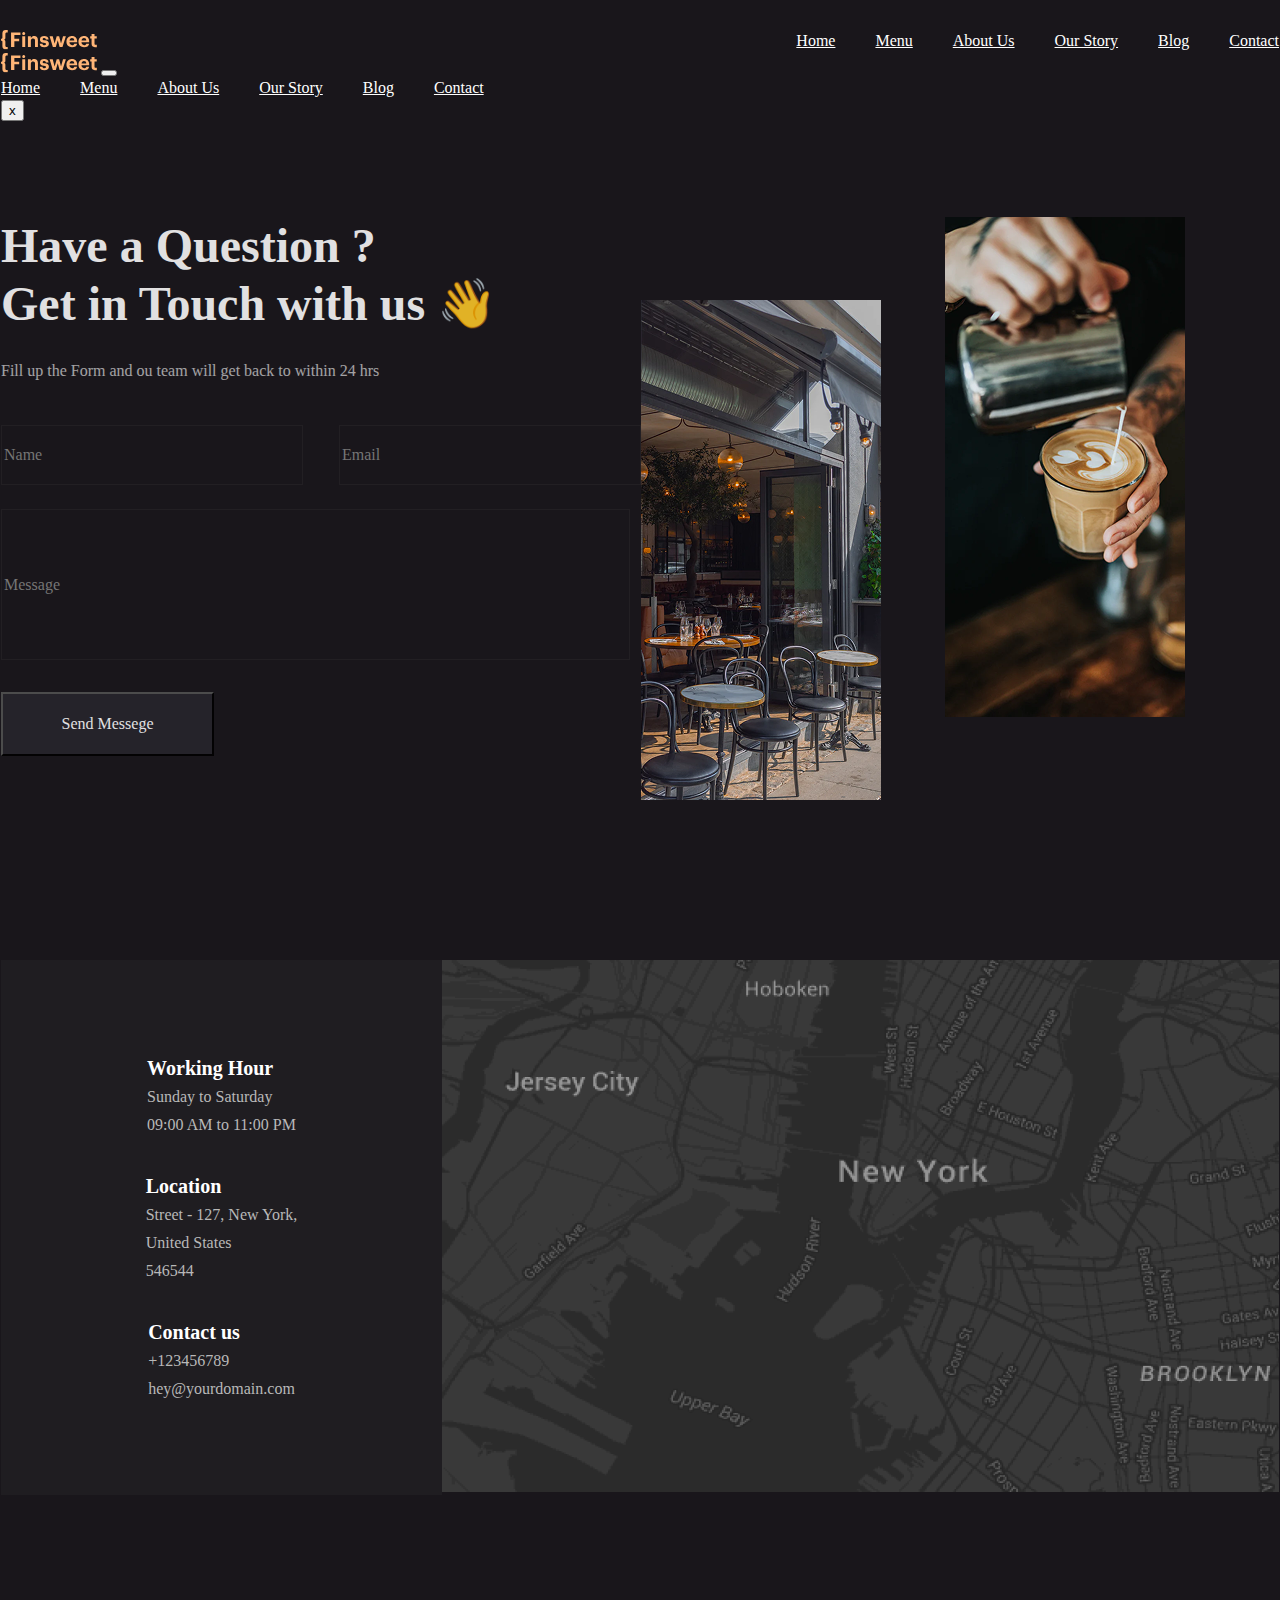
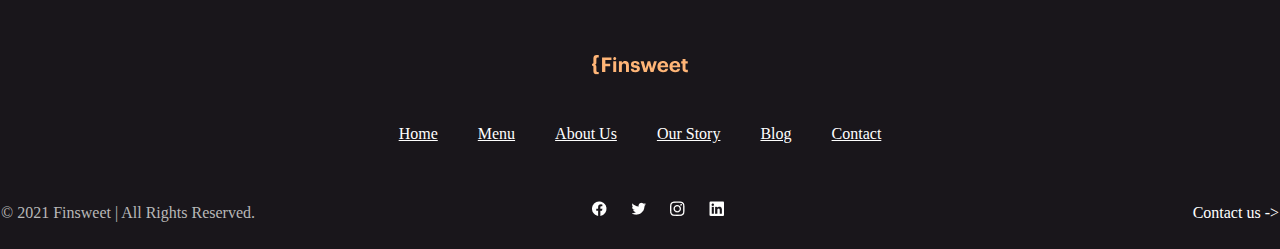
<file: contact.html>
<!DOCTYPE html>
<html lang="en">
<head>
    <meta charset="UTF-8">
    <meta name="viewport" content="width=device-width, initial-scale=1.0">
    <title>Document</title>
    <link rel="stylesheet" href="./css/reset.css">
    <link rel="stylesheet" href="./css/style.css">
    <link rel="stylesheet" href="./css/media.css">
</head>
<body>
    <header class="header">
        <div class="container">
            <nav class="header_menu">
                <a class="logo" href="index.html"><img src="./images/Logo.svg" alt=""></a>
                <ul class="header_list">
                    <li><a class="menu_link" href="index.html">Home</a></li>
                     <li><a class="menu_link" href="menu.html">Menu</a></li>
                      <li><a class="menu_link" href="about.html">About Us</a></li>
                       <li><a class="menu_link" href="story.html">Our Story</a></li>
                        <li><a class="menu_link" href="blogs.html">Blog</a></li>
                         <li><a class="menu_link" href="contact.html">Contact</a></li>
                </ul>
            </nav>
            <nav class="burger_menu">
                <a class="logo" href="index.html"><img src="./images/Logo.svg" alt=""></a>
                <button class="burger_btn">
                    <span></span>
                    <span></span>
                     <span></span>
                </button>
                <div class="burger_box">
                    <ul class="header_list">
                    <li><a class="menu_link" href="index.html">Home</a></li>
                     <li><a class="menu_link" href="menu.html">Menu</a></li>
                      <li><a class="menu_link" href="about.html">About Us</a></li>
                       <li><a class="menu_link" href="story.html">Our Story</a></li>
                        <li><a class="menu_link" href="blogs.html">Blog</a></li>
                         <li><a class="menu_link" href="contact.html">Contact</a></li>
                </ul>
                <button class="close_btn">x</button>
                </div>
            </nav>
        </div>
    </header>
    <section class="contact">
        <div class="container">
            <div class="contact_box">
                <div class="contact_left">
                    <h1 class="contact_title">Have a Question ?<br>Get in Touch with us 👋</h1>
                    <p class="contact_text">Fill up the Form  and ou team will get back to within 24 hrs</p>
                    <input class="input_name" type="text" placeholder="Name">
                    <input class="input_email" type="text" placeholder="Email">
                    <input class="input_message" type="text" placeholder="Message">
                    <button class="contact_button">Send Messege</button>
                </div>
                <div class="contact_right">
                    <img class="contact_img_1" src="./images/Contact Image 1.png" alt="">
                    <img class="contact_img_2" src="./images/Contact Image 2.png" alt="">
                </div>
            </div>
        </div>
    </section>
    <section class="map">
        <div class="container">
            <div class="map_box">
                <div class="map_box_left">
                    <div class="map_box_item">
                        <h3 class="map_title">Working Hour</h3>
                        <p class="map_text">Sunday to Saturday</p>
                        <p class="map_text">09:00 AM to 11:00 PM</p>
                    </div>
                    <div class="map_box_item">
                        <h3 class="map_title">Location</h3>
                        <p class="map_text">Street - 127, New York,</p>
                        <p class="map_text">United States</p>
                        <p class="map_text">546544</p>
                    </div>
                    <div class="map_box_item">
                        <h3 class="map_title">Contact us</h3>
                        <p class="map_text">+123456789</p>
                        <p class="map_text">hey@yourdomain.com</p>
                    </div>
                </div>
                <div class="map_box_right">
                    <img src="./images/Map.png" alt="">
                </div>
            </div>
        </div>
    </section>
    <footer class="footer">
        <div class="container">
            <div class="footer_top">
                 <a class="logo" href="index.html"><img src="./images/Logo.svg" alt=""></a>
            </div>
            <div class="footer_middle">
                 <ul class="header_list">
                    <li><a class="menu_link" href="">Home</a></li>
                     <li><a class="menu_link" href="">Menu</a></li>
                      <li><a class="menu_link" href="">About Us</a></li>
                       <li><a class="menu_link" href="">Our Story</a></li>
                        <li><a class="menu_link" href="">Blog</a></li>
                         <li><a class="menu_link" href="">Contact</a></li>
                </ul>
            </div>
            <div class="footer_bottom">
                <p class="footer_text">© 2021 Finsweet | All rights reserved.</p>
                <ul class="footer_social">
                    <li><a href="https://www.facebook.com/?locale=ru_RU" class="footer_link"><img src="./images/Facebook.png" alt=""></a></li>
                    <li><a href="https://x.com/i/flow/login?lang=uk" class="footer_link"><img src="./images/Twitter.png" alt=""></a></li>
                    <li><a href="https://www.instagram.com/" class="footer_link"><img src="./images/Instagram.png" alt=""></a></li>
                    <li><a href="https://ua.linkedin.com/" class="footer_link"><img src="./images/LinkedIn.png" alt=""></a></li>
                </ul>
                <p class="footer_text_1">Contact us -></p>
            </div>
        </div>
    </footer>
    <script src="./script.js"></script>
</body>
</html>
</file>
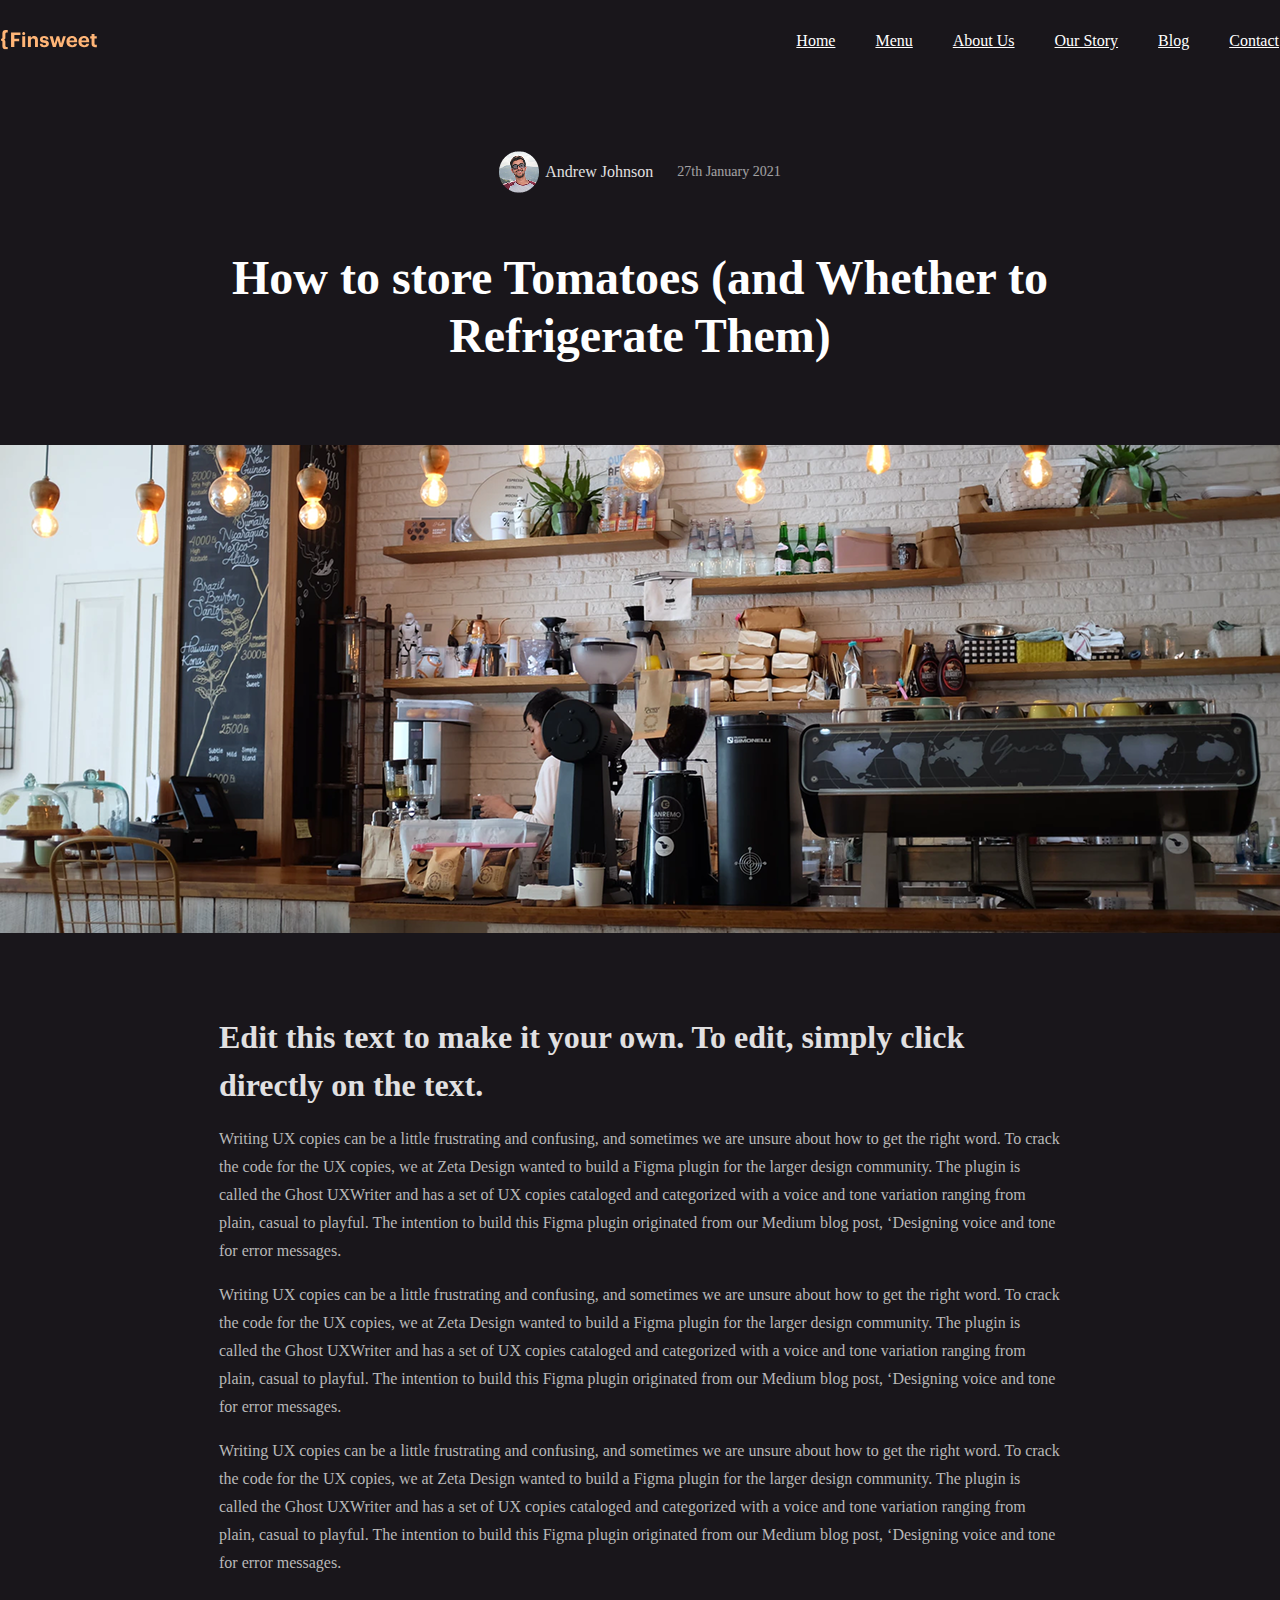
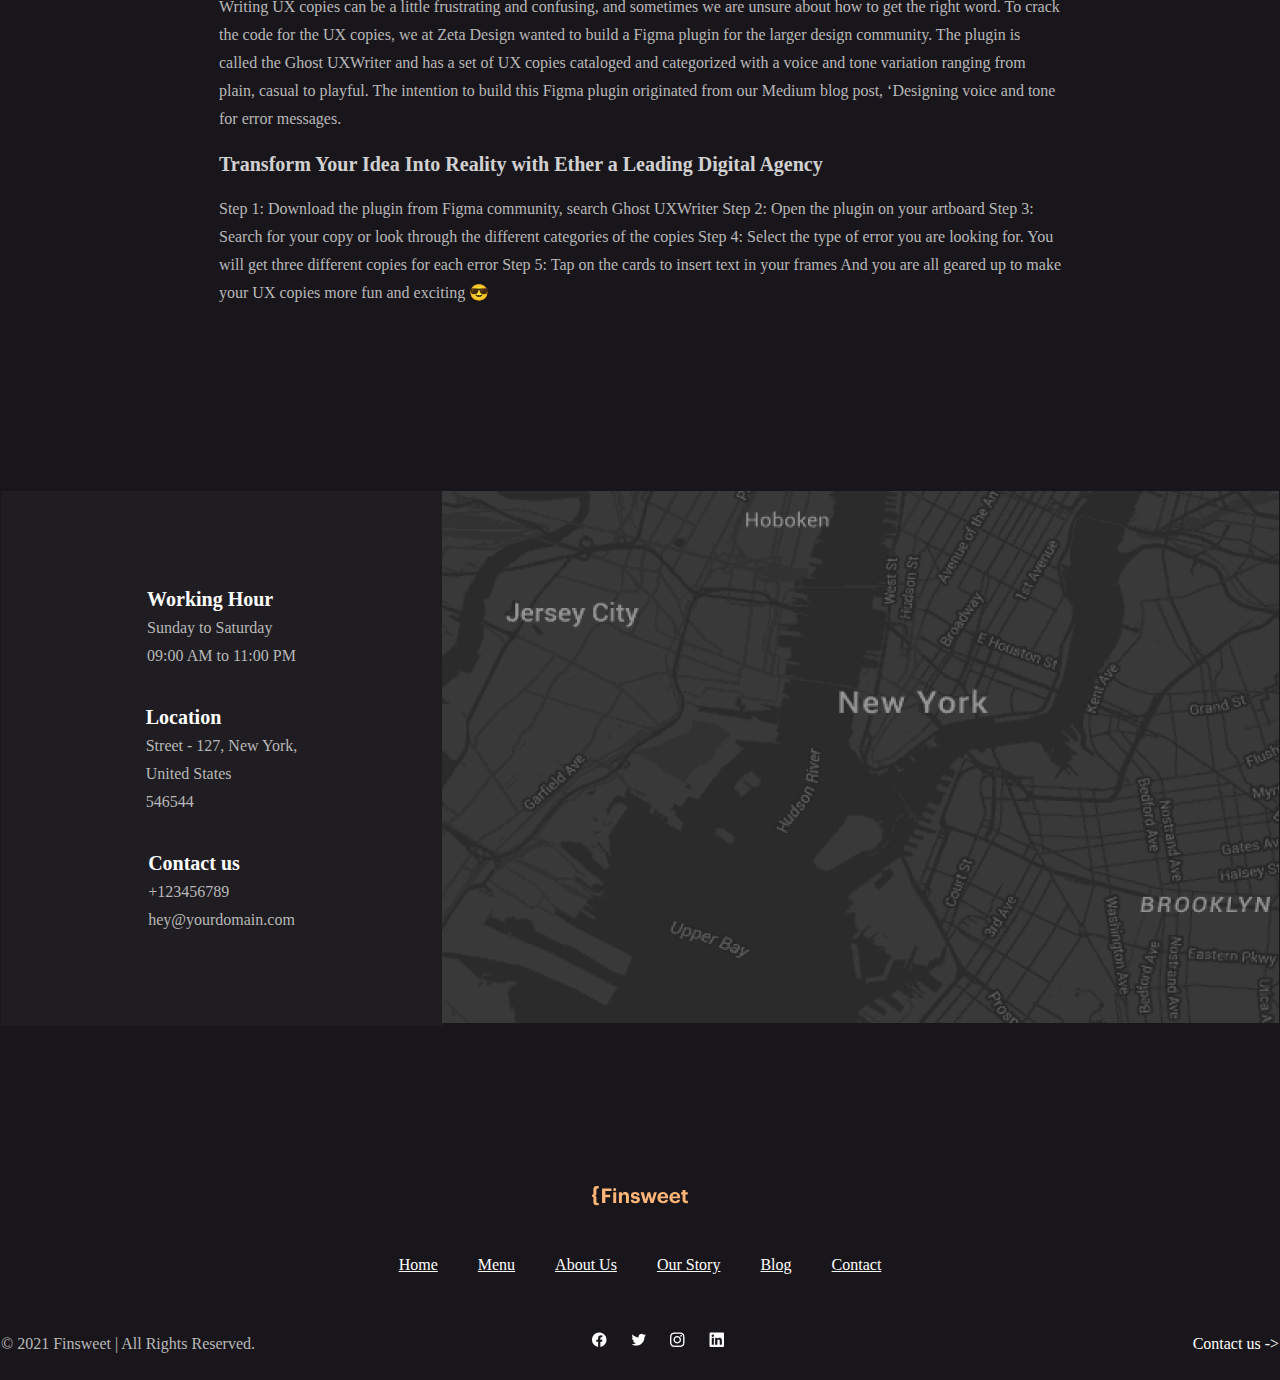
<file: innerblog.html>
<!DOCTYPE html>
<html lang="en">
<head>
    <meta charset="UTF-8">
    <meta name="viewport" content="width=device-width, initial-scale=1.0">
    <title>Document</title>
    <link rel="stylesheet" href="./css/reset.css">
    <link rel="stylesheet" href="./css/style.css">
</head>
<body>
    <header class="header">
        <div class="container">
            <nav class="header_menu">
                <a class="logo" href="index.html"><img src="./images/Logo.svg" alt=""></a>
                <ul class="header_list">
                    <li><a class="menu_link" href="index.html">Home</a></li>
                     <li><a class="menu_link" href="menu.html">Menu</a></li>
                      <li><a class="menu_link" href="about.html">About Us</a></li>
                       <li><a class="menu_link" href="story.html">Our Story</a></li>
                        <li><a class="menu_link" href="blogs.html">Blog</a></li>
                         <li><a class="menu_link" href="contact.html">Contact</a></li>
                </ul>
            </nav>
        </div>
    </header>
    <section class="guide">
        <div class="container">
            <div class="guide_box">
                <div class="blogs_left_author">
                        <img src="./images/Ellipse 150.png" alt="">
                        <div class="author_inner">
                            <h4 class="blogs_left_title_1">Andrew Johnson</h4>
                            <p class="blogs_left_text">27th January 2021</p>
                        </div>
                </div>
                <h1 class="guide_title_1">How to store Tomatoes (and Whether to Refrigerate Them)</h1>
                <img src="./images/Blog Image.png" alt="">
                <div class="guide_article">
                    <h2 class="guide_title">Edit this text to make it your own. To edit, simply click directly on the text.</h2>
                    <p class="guide_text">Writing UX copies can be a little frustrating and confusing, and sometimes we are unsure about how to get the right word. To crack the code for the UX copies, we at Zeta Design wanted to build a Figma plugin for the larger design community. The plugin is called the Ghost UXWriter and has a set of UX copies cataloged and categorized with a voice and tone variation ranging from plain, casual to playful. The intention to build this Figma plugin originated from our Medium blog post, ‘Designing voice and tone for error messages.</p>
                    <p class="guide_text">Writing UX copies can be a little frustrating and confusing, and sometimes we are unsure about how to get the right word. To crack the code for the UX copies, we at Zeta Design wanted to build a Figma plugin for the larger design community. The plugin is called the Ghost UXWriter and has a set of UX copies cataloged and categorized with a voice and tone variation ranging from plain, casual to playful. The intention to build this Figma plugin originated from our Medium blog post, ‘Designing voice and tone for error messages.</p>
                    <p class="guide_text">Writing UX copies can be a little frustrating and confusing, and sometimes we are unsure about how to get the right word. To crack the code for the UX copies, we at Zeta Design wanted to build a Figma plugin for the larger design community. The plugin is called the Ghost UXWriter and has a set of UX copies cataloged and categorized with a voice and tone variation ranging from plain, casual to playful. The intention to build this Figma plugin originated from our Medium blog post, ‘Designing voice and tone for error messages.</p>
                    <p class="guide_text">Writing UX copies can be a little frustrating and confusing, and sometimes we are unsure about how to get the right word. To crack the code for the UX copies, we at Zeta Design wanted to build a Figma plugin for the larger design community. The plugin is called the Ghost UXWriter and has a set of UX copies cataloged and categorized with a voice and tone variation ranging from plain, casual to playful. The intention to build this Figma plugin originated from our Medium blog post, ‘Designing voice and tone for error messages.</p>
                    <h3 class="guide_title_2">Transform Your Idea Into Reality with Ether a Leading Digital Agency</h3>
                    <p class="guide_text">Step 1: Download the plugin from Figma community, search Ghost UXWriter
                    Step 2: Open the plugin on your artboard
                    Step 3: Search for your copy or look through the different categories of the copies
                    Step 4: Select the type of error you are looking for. You will get three different copies for each error
                    Step 5: Tap on the cards to insert text in your frames
                    And you are all geared up to make your UX copies more fun and exciting 😎</p>
                </div>
            </div>
        </div>
    </section>
    <section class="map">
        <div class="container">
            <div class="map_box">
                <div class="map_box_left">
                    <div class="map_box_item">
                        <h3 class="map_title">Working Hour</h3>
                        <p class="map_text">Sunday to Saturday</p>
                        <p class="map_text">09:00 AM to 11:00 PM</p>
                    </div>
                    <div class="map_box_item">
                        <h3 class="map_title">Location</h3>
                        <p class="map_text">Street - 127, New York,</p>
                        <p class="map_text">United States</p>
                        <p class="map_text">546544</p>
                    </div>
                    <div class="map_box_item">
                        <h3 class="map_title">Contact us</h3>
                        <p class="map_text">+123456789</p>
                        <p class="map_text">hey@yourdomain.com</p>
                    </div>
                </div>
                <div class="map_box_right">
                    <img src="./images/Map.png" alt="">
                </div>
            </div>
        </div>
    </section>
    <footer class="footer">
        <div class="container">
            <div class="footer_top">
                 <a class="logo" href="index.html"><img src="./images/Logo.svg" alt=""></a>
            </div>
            <div class="footer_middle">
                 <ul class="header_list">
                    <li><a class="menu_link" href="">Home</a></li>
                     <li><a class="menu_link" href="">Menu</a></li>
                      <li><a class="menu_link" href="">About Us</a></li>
                       <li><a class="menu_link" href="">Our Story</a></li>
                        <li><a class="menu_link" href="">Blog</a></li>
                         <li><a class="menu_link" href="">Contact</a></li>
                </ul>
            </div>
            <div class="footer_bottom">
                <p class="footer_text">© 2021 Finsweet | All rights reserved.</p>
                <ul class="footer_social">
                    <li><a href="https://www.facebook.com/?locale=ru_RU" class="footer_link"><img src="./images/Facebook.png" alt=""></a></li>
                    <li><a href="https://x.com/i/flow/login?lang=uk" class="footer_link"><img src="./images/Twitter.png" alt=""></a></li>
                    <li><a href="https://www.instagram.com/" class="footer_link"><img src="./images/Instagram.png" alt=""></a></li>
                    <li><a href="https://ua.linkedin.com/" class="footer_link"><img src="./images/LinkedIn.png" alt=""></a></li>
                </ul>
                <p class="footer_text_1">Contact us -></p>
            </div>
        </div>
    </footer>
</body>
</html>
</file>
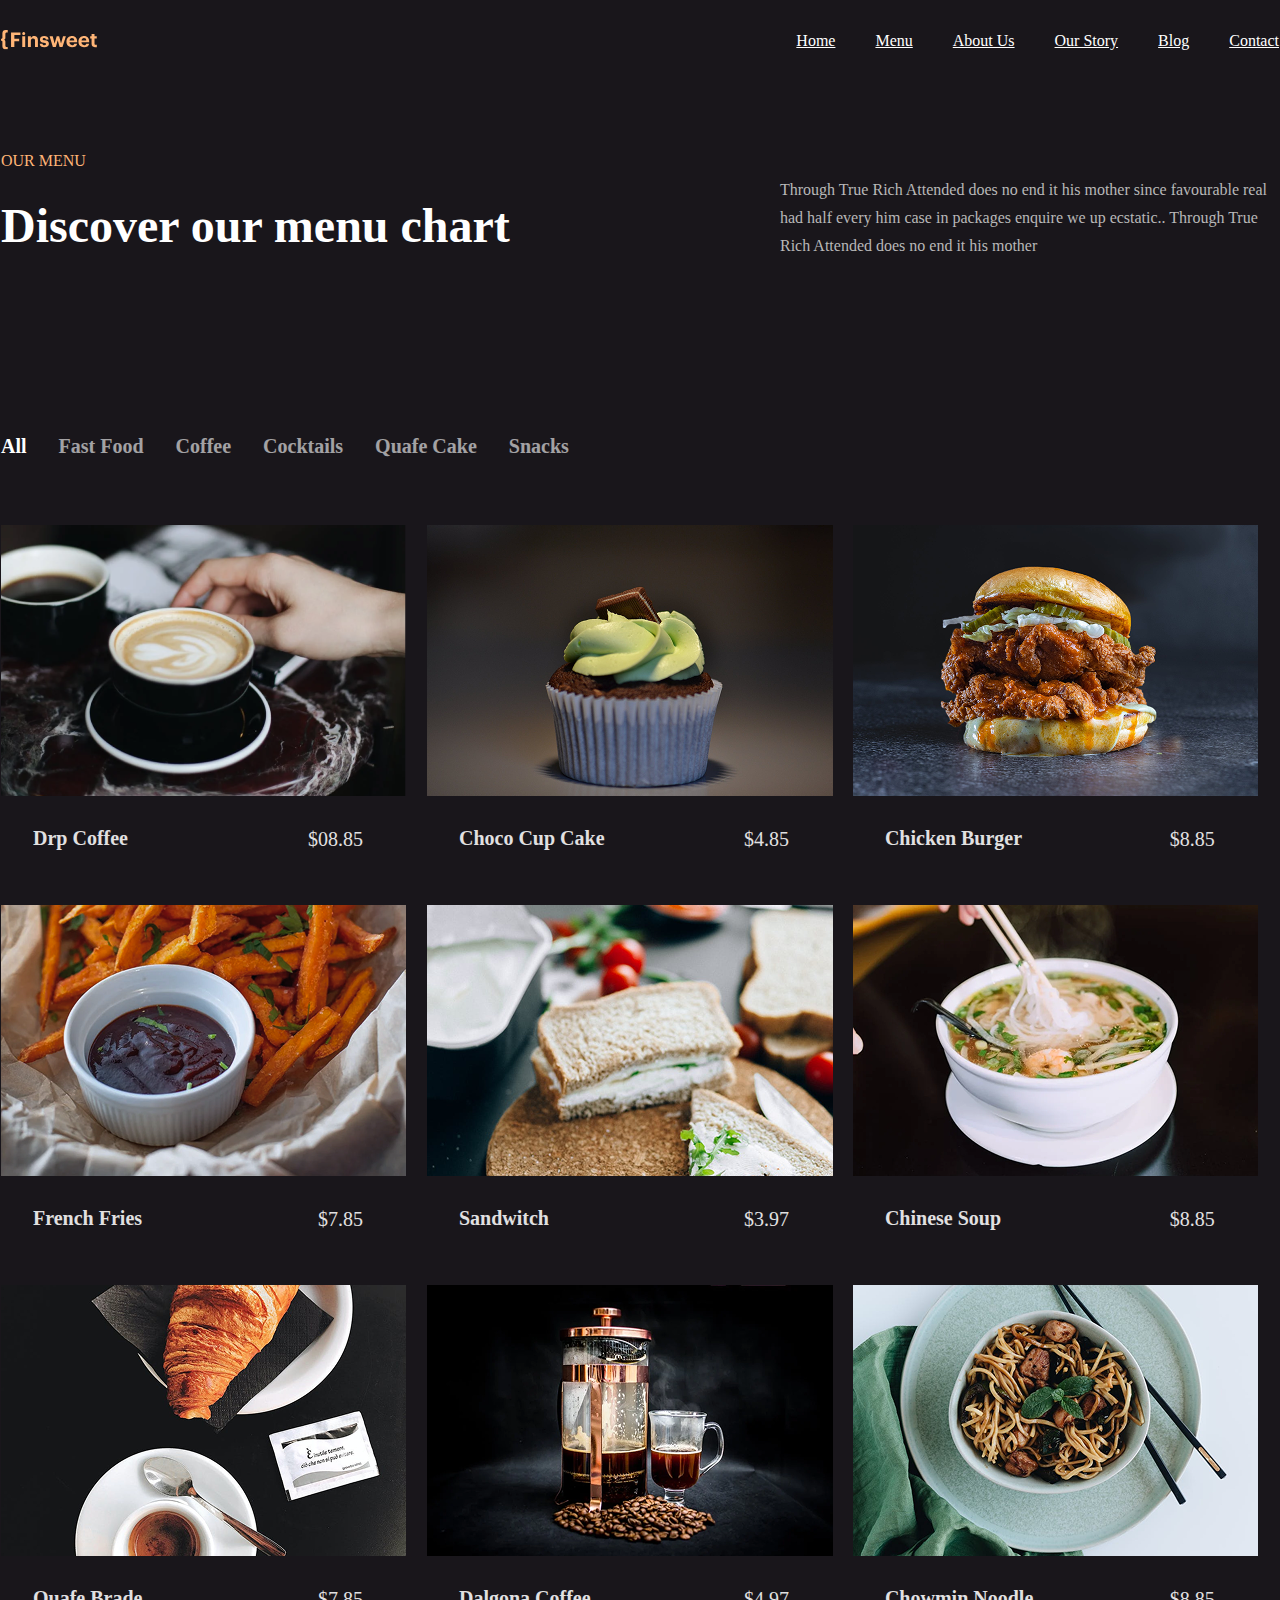
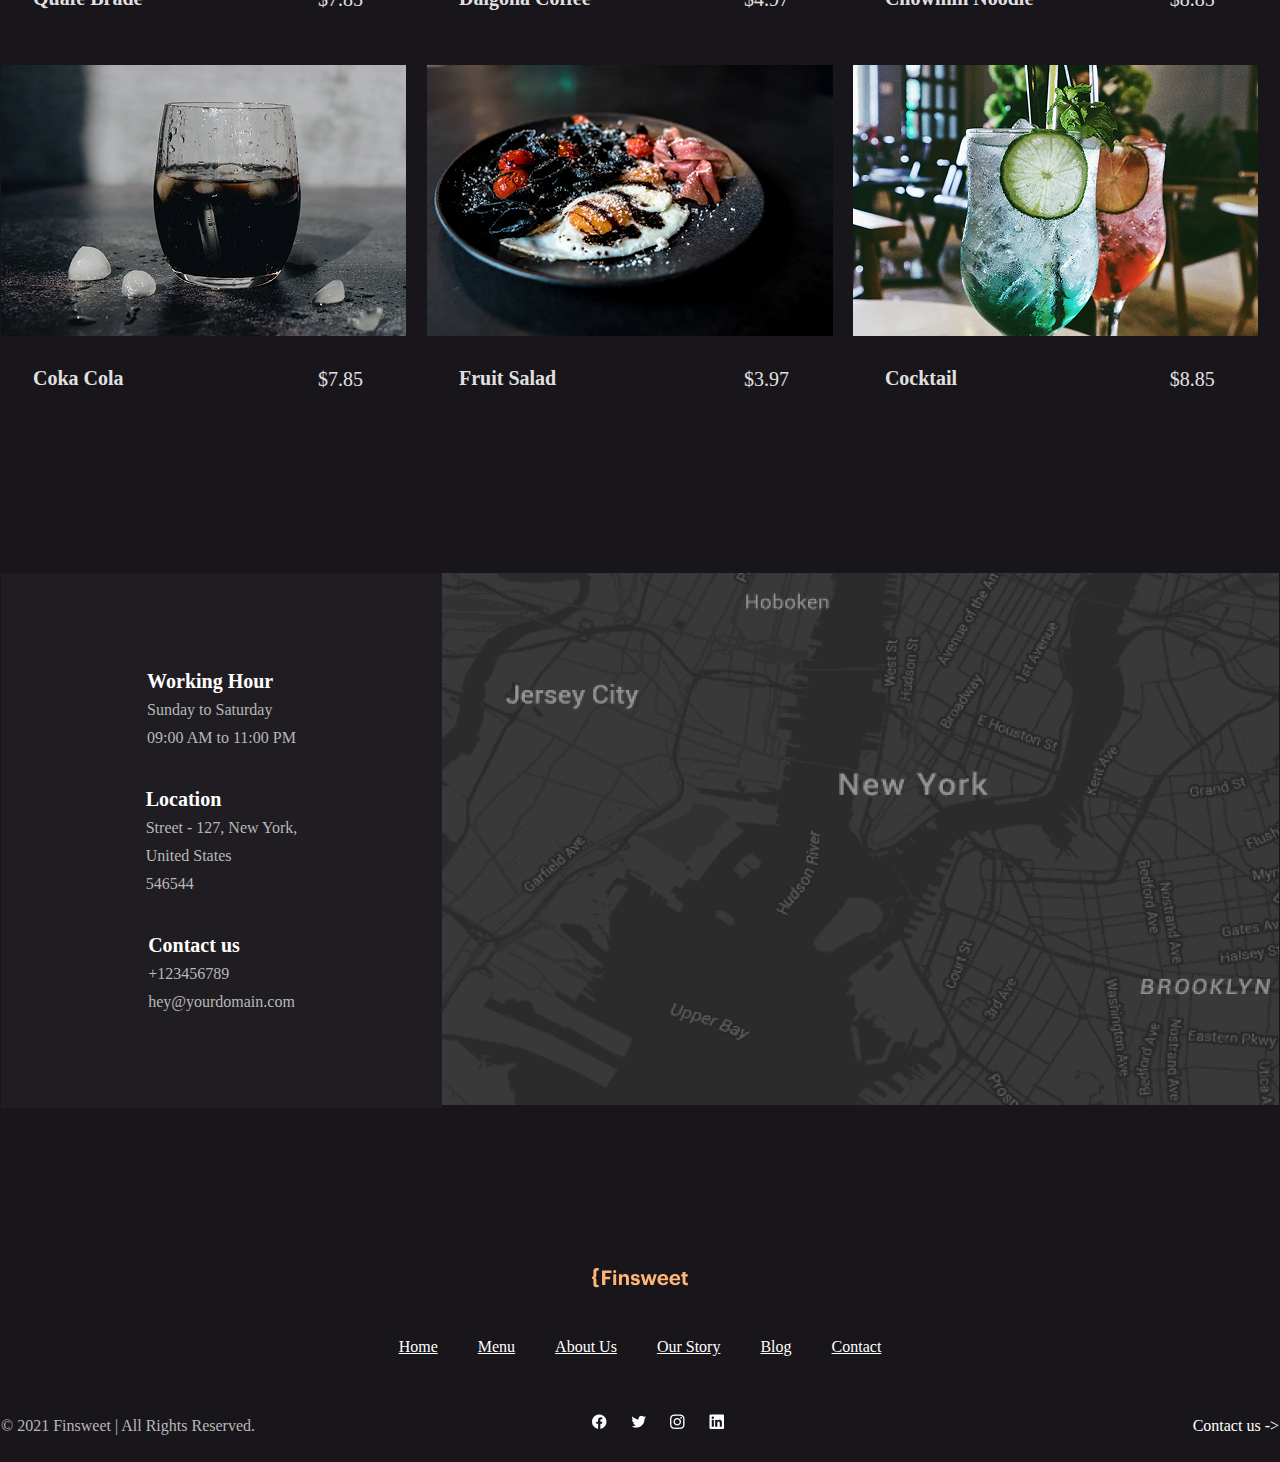
<file: menu.html>
<!DOCTYPE html>
<html lang="en">
<head>
    <meta charset="UTF-8">
    <meta name="viewport" content="width=device-width, initial-scale=1.0">
    <title>Document</title>
    <link rel="stylesheet" href="./css/reset.css">
    <link rel="stylesheet" href="./css/style.css"> 
</head>
<body>
    <header class="header">
        <div class="container">
            <nav class="header_menu">
                <a class="logo" href="index.html"><img src="./images/Logo.svg" alt=""></a>
                <ul class="header_list">
                    <li><a class="menu_link" href="index.html">Home</a></li>
                     <li><a class="menu_link" href="menu.html">Menu</a></li>
                      <li><a class="menu_link" href="about.html">About Us</a></li>
                       <li><a class="menu_link" href="story.html">Our Story</a></li>
                        <li><a class="menu_link" href="blogs.html">Blog</a></li>
                         <li><a class="menu_link" href="contact.html">Contact</a></li>
                </ul>
            </nav>
        </div>
    </header>
   <section class="discover discover_menu">
        <div class="container">
            <div class="eat_box">
                 <div class="discover_left">
                    <h3 class="about_title">OUR MENU</h3>
                    <h3 class="about_some_title">Discover our menu chart</h3>
                 </div>
                 <div class="discover_right">
                    <p class="about_inner_subtext menu_subtext">Through True Rich Attended does no end it his mother since favourable real had half every him case in packages enquire we up ecstatic.. Through True Rich Attended does no end it his mother</p>
                 </div>
            </div>
        </div>
    </section>
    <section class="menu">
        <div class="container">
            <ul class="menu_list_btn">
                <li class="menu_list_item_1">All</li>
                <li class="menu_list_item">Fast Food</li>
                <li class="menu_list_item">Coffee</li>
                <li class="menu_list_item">Cocktails</li>
                <li class="menu_list_item">Quafe Cake</li>
                <li class="menu_list_item">Snacks</li>
            </ul>
            <div class="menu_box">
                <div class="menu_box_item">
                    <img src="./images/Image (6).png" alt="">
                    <div class="menu_box_content">
                        <h3 class="menu_box_content_title">Drp Coffee</h3>
                        <p class="menu_box_content_price">$08.85</p>
                    </div>
                </div>
                <div class="menu_box_item">
                    <img src="./images/Image (7).png" alt="">
                    <div class="menu_box_content">
                        <h3 class="menu_box_content_title">Choco Cup Cake</h3>
                        <p class="menu_box_content_price">$4.85</p>
                    </div>
                </div>
                <div class="menu_box_item">
                    <img src="./images/Image (8).png" alt="">
                    <div class="menu_box_content">
                        <h3 class="menu_box_content_title">Chicken Burger</h3>
                        <p class="menu_box_content_price">$8.85</p>
                    </div>
                </div>
                <div class="menu_box_item">
                    <img src="./images/Image (9).png" alt="">
                    <div class="menu_box_content">
                        <h3 class="menu_box_content_title">French Fries</h3>
                        <p class="menu_box_content_price">$7.85</p>
                    </div>
                </div>
                <div class="menu_box_item">
                    <img src="./images/Image (10).png" alt="">
                    <div class="menu_box_content">
                        <h3 class="menu_box_content_title">Sandwitch</h3>
                        <p class="menu_box_content_price">$3.97</p>
                    </div>
                </div>
                <div class="menu_box_item">
                    <img src="./images/Image (11).png" alt="">
                    <div class="menu_box_content">
                        <h3 class="menu_box_content_title">Chinese Soup</h3>
                        <p class="menu_box_content_price">$8.85</p>
                    </div>
                </div>
                <div class="menu_box_item">
                    <img src="./images/Image (15).png" alt="">
                    <div class="menu_box_content">
                        <h3 class="menu_box_content_title">Quafe Brade</h3>
                        <p class="menu_box_content_price">$7.85</p>
                    </div>
                </div>
                <div class="menu_box_item">
                    <img src="./images/Image (16).png" alt="">
                    <div class="menu_box_content">
                        <h3 class="menu_box_content_title">Dalgona Coffee</h3>
                        <p class="menu_box_content_price">$4.97</p>
                    </div>
                </div>
                <div class="menu_box_item">
                    <img src="./images/Image (17).png" alt="">
                    <div class="menu_box_content">
                        <h3 class="menu_box_content_title">Chowmin Noodle</h3>
                        <p class="menu_box_content_price">$8.85</p>
                    </div>
                </div><div class="menu_box_item">
                    <img src="./images/Image (18).png" alt="">
                    <div class="menu_box_content">
                        <h3 class="menu_box_content_title">Coka Cola</h3>
                        <p class="menu_box_content_price">$7.85</p>
                    </div>
                </div><div class="menu_box_item">
                    <img src="./images/Image (19).png" alt="">
                    <div class="menu_box_content">
                        <h3 class="menu_box_content_title">Fruit Salad</h3>
                        <p class="menu_box_content_price">$3.97</p>
                    </div>
                </div><div class="menu_box_item">
                    <img src="./images/Image (20).png" alt="">
                    <div class="menu_box_content">
                        <h3 class="menu_box_content_title">Cocktail</h3>
                        <p class="menu_box_content_price">$8.85</p>
                    </div>
                </div>
            </div>
        </div>
    </section>
    <section class="map">
        <div class="container">
            <div class="map_box">
                <div class="map_box_left">
                    <div class="map_box_item">
                        <h3 class="map_title">Working Hour</h3>
                        <p class="map_text">Sunday to Saturday</p>
                        <p class="map_text">09:00 AM to 11:00 PM</p>
                    </div>
                    <div class="map_box_item">
                        <h3 class="map_title">Location</h3>
                        <p class="map_text">Street - 127, New York,</p>
                        <p class="map_text">United States</p>
                        <p class="map_text">546544</p>
                    </div>
                    <div class="map_box_item">
                        <h3 class="map_title">Contact us</h3>
                        <p class="map_text">+123456789</p>
                        <p class="map_text">hey@yourdomain.com</p>
                    </div>
                </div>
                <div class="map_box_right">
                    <img src="./images/Map.png" alt="">
                </div>
            </div>
        </div>
    </section>
    <footer class="footer">
        <div class="container">
            <div class="footer_top">
                 <a class="logo" href="index.html"><img src="./images/Logo.svg" alt=""></a>
            </div>
            <div class="footer_middle">
                 <ul class="header_list">
                    <li><a class="menu_link" href="">Home</a></li>
                     <li><a class="menu_link" href="">Menu</a></li>
                      <li><a class="menu_link" href="">About Us</a></li>
                       <li><a class="menu_link" href="">Our Story</a></li>
                        <li><a class="menu_link" href="">Blog</a></li>
                         <li><a class="menu_link" href="">Contact</a></li>
                </ul>
            </div>
            <div class="footer_bottom">
                <p class="footer_text">© 2021 Finsweet | All rights reserved.</p>
                <ul class="footer_social">
                    <li><a href="https://www.facebook.com/?locale=ru_RU" class="footer_link"><img src="./images/Facebook.png" alt=""></a></li>
                    <li><a href="https://x.com/i/flow/login?lang=uk" class="footer_link"><img src="./images/Twitter.png" alt=""></a></li>
                    <li><a href="https://www.instagram.com/" class="footer_link"><img src="./images/Instagram.png" alt=""></a></li>
                    <li><a href="https://ua.linkedin.com/" class="footer_link"><img src="./images/LinkedIn.png" alt=""></a></li>
                </ul>
                <p class="footer_text_1">Contact us -></p>
            </div>
        </div>
    </footer>
</body>
</html>
</file>
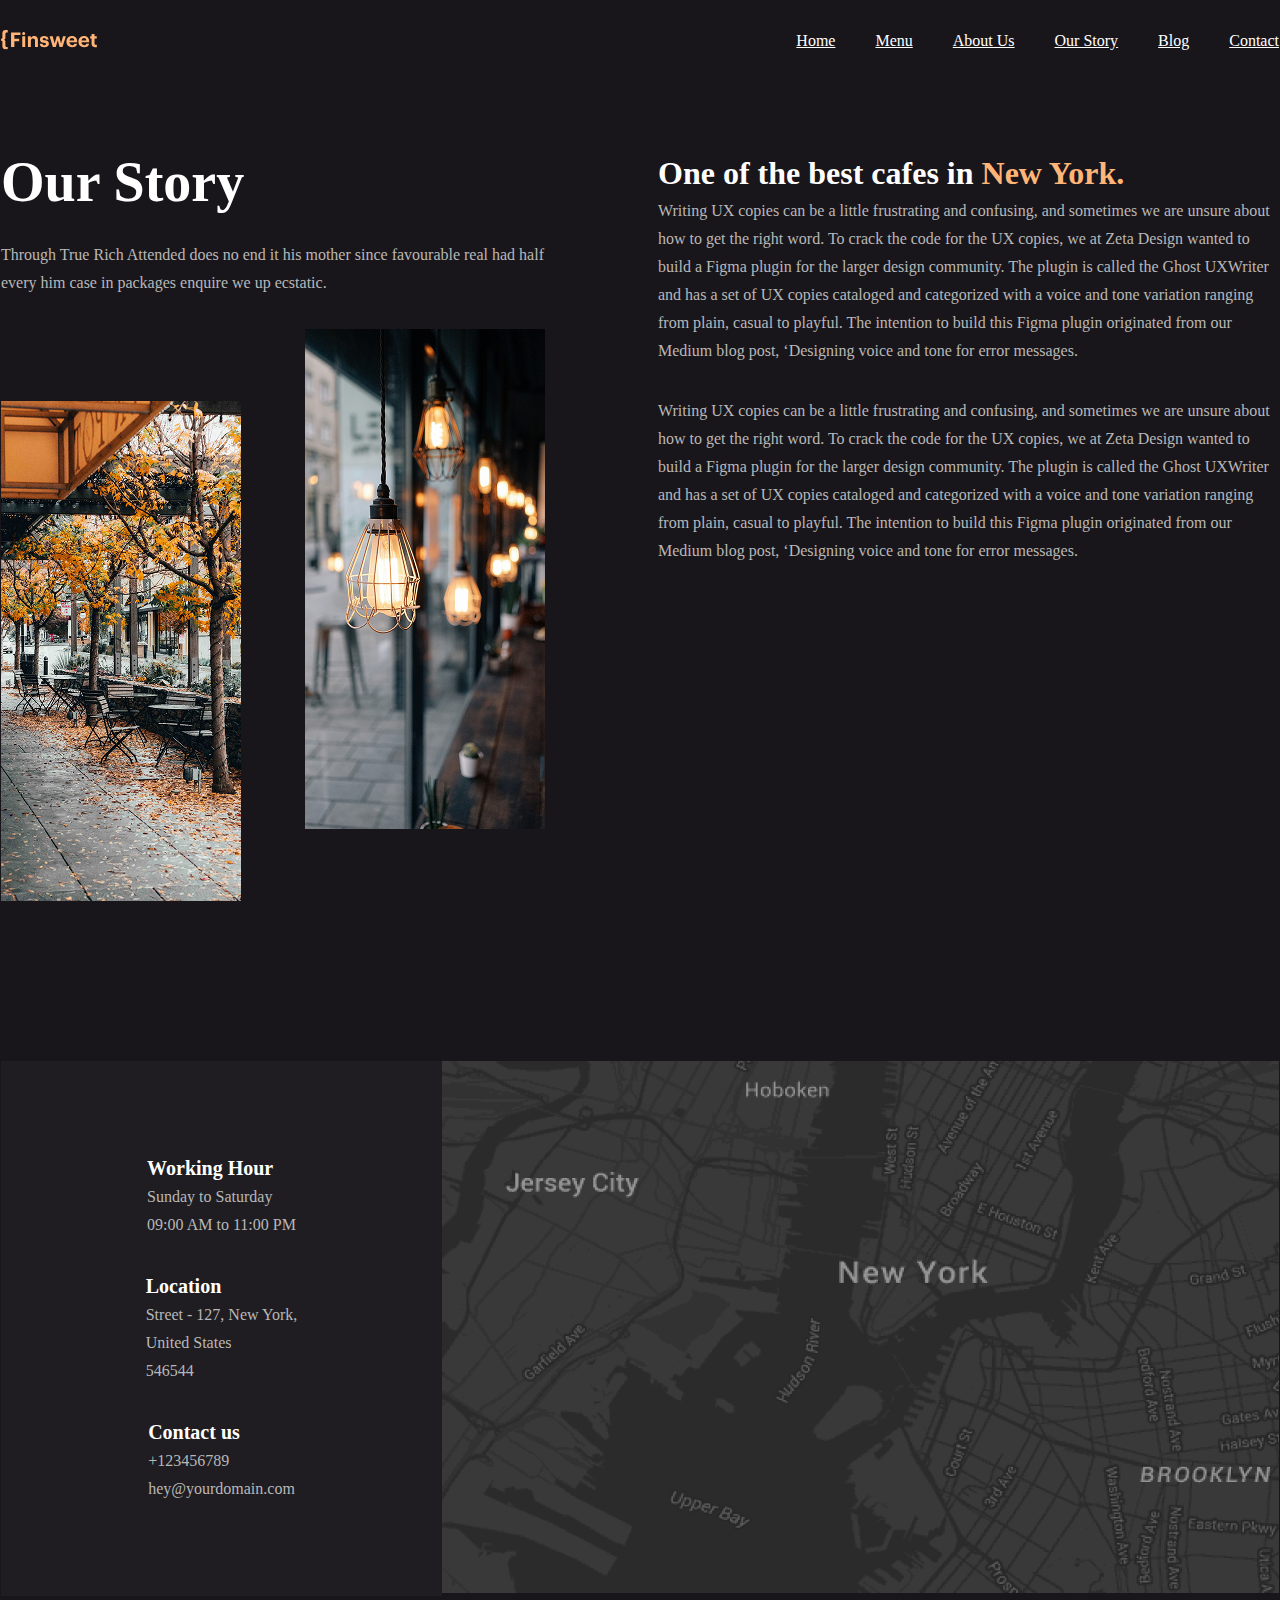
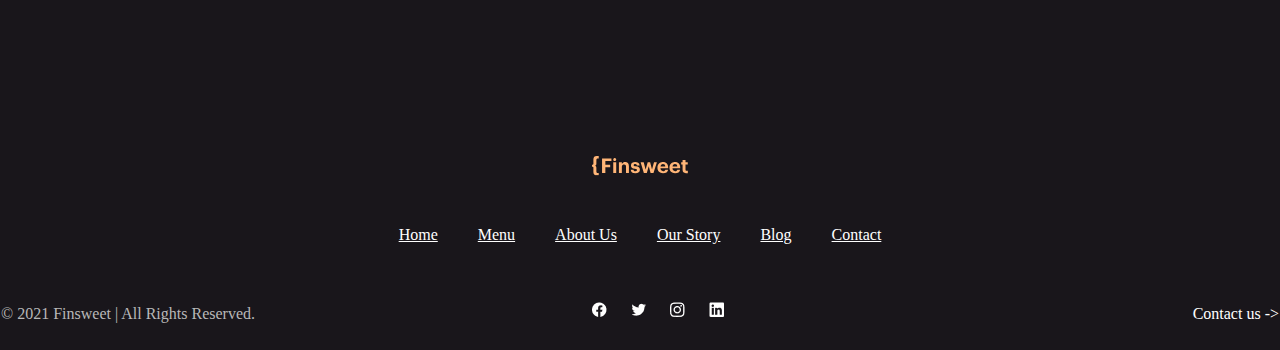
<file: story.html>
<!DOCTYPE html>
<html lang="en">
<head>
    <meta charset="UTF-8">
    <meta name="viewport" content="width=device-width, initial-scale=1.0">
    <title>Document</title>
    <link rel="stylesheet" href="./css/reset.css">
    <link rel="stylesheet" href="./css/style.css">
</head>
<body>
    <header class="header">
        <div class="container">
            <nav class="header_menu">
                <a class="logo" href="index.html"><img src="./images/Logo.svg" alt=""></a>
                <ul class="header_list">
                    <li><a class="menu_link" href="index.html">Home</a></li>
                     <li><a class="menu_link" href="menu.html">Menu</a></li>
                      <li><a class="menu_link" href="about.html">About Us</a></li>
                       <li><a class="menu_link" href="story.html">Our Story</a></li>
                        <li><a class="menu_link" href="blogs.html">Blog</a></li>
                         <li><a class="menu_link" href="contact.html">Contact</a></li>
                </ul>
            </nav>
        </div>
    </header>
    <section class="story">
        <div class="container">
            <div class="story_box">
                <div class="story_left">
                    <h1 class="story_title">Our Story</h1>
                    <p class="story_text_1">Through True Rich Attended does no end it his mother since favourable real had half every him case in packages enquire we up ecstatic.</p>
                    <div class="story_left_photo">
                        <img class="story_photo_left" src="./images/Image 1.png" alt="">
                        <img class="story_photo_right" src="./images/Image 2.png" alt="">
                    </div>
                </div>
                <div class="story_right">
                    <h2 class="story_title_1">One of the best cafes in <span class="orange_title">New York.</span></h2>
                    <p class="story_text_1">Writing UX copies can be a little frustrating and confusing, and sometimes we are unsure about how to get the right word. To crack the code for the UX copies, we at Zeta Design wanted to build a Figma plugin for the larger design community. The plugin is called the Ghost UXWriter and has a set of UX copies cataloged and categorized with a voice and tone variation ranging from plain, casual to playful. The intention to build this Figma plugin originated from our Medium blog post, ‘Designing voice and tone for error messages.</p>
                    <p class="story_text_1">Writing UX copies can be a little frustrating and confusing, and sometimes we are unsure about how to get the right word. To crack the code for the UX copies, we at Zeta Design wanted to build a Figma plugin for the larger design community. The plugin is called the Ghost UXWriter and has a set of UX copies cataloged and categorized with a voice and tone variation ranging from plain, casual to playful. The intention to build this Figma plugin originated from our Medium blog post, ‘Designing voice and tone for error messages.</p>
                </div>
            </div>
        </div>
    </section>
    <section class="map">
        <div class="container">
            <div class="map_box">
                <div class="map_box_left">
                    <div class="map_box_item">
                        <h3 class="map_title">Working Hour</h3>
                        <p class="map_text">Sunday to Saturday</p>
                        <p class="map_text">09:00 AM to 11:00 PM</p>
                    </div>
                    <div class="map_box_item">
                        <h3 class="map_title">Location</h3>
                        <p class="map_text">Street - 127, New York,</p>
                        <p class="map_text">United States</p>
                        <p class="map_text">546544</p>
                    </div>
                    <div class="map_box_item">
                        <h3 class="map_title">Contact us</h3>
                        <p class="map_text">+123456789</p>
                        <p class="map_text">hey@yourdomain.com</p>
                    </div>
                </div>
                <div class="map_box_right">
                    <img src="./images/Map.png" alt="">
                </div>
            </div>
        </div>
    </section>
    <footer class="footer">
        <div class="container">
            <div class="footer_top">
                 <a class="logo" href="index.html"><img src="./images/Logo.svg" alt=""></a>
            </div>
            <div class="footer_middle">
                 <ul class="header_list">
                    <li><a class="menu_link" href="">Home</a></li>
                     <li><a class="menu_link" href="">Menu</a></li>
                      <li><a class="menu_link" href="">About Us</a></li>
                       <li><a class="menu_link" href="">Our Story</a></li>
                        <li><a class="menu_link" href="">Blog</a></li>
                         <li><a class="menu_link" href="">Contact</a></li>
                </ul>
            </div>
            <div class="footer_bottom">
                <p class="footer_text">© 2021 Finsweet | All rights reserved.</p>
                <ul class="footer_social">
                    <li><a href="https://www.facebook.com/?locale=ru_RU" class="footer_link"><img src="./images/Facebook.png" alt=""></a></li>
                    <li><a href="https://x.com/i/flow/login?lang=uk" class="footer_link"><img src="./images/Twitter.png" alt=""></a></li>
                    <li><a href="https://www.instagram.com/" class="footer_link"><img src="./images/Instagram.png" alt=""></a></li>
                    <li><a href="https://ua.linkedin.com/" class="footer_link"><img src="./images/LinkedIn.png" alt=""></a></li>
                </ul>
                <p class="footer_text_1">Contact us -></p>
            </div>
        </div>
    </footer>
</body>
</html>
</file>
<file: css/style.css>
.container{
    max-width: 1278px;
    margin: 0 auto;
}
body{
    background: #19161b; 
}
.header_menu{
    display: flex;
    justify-content: space-between;
    align-items: center;
    padding-top: 29px;
}
.header_list{
    display: flex;
    gap: 40px;
}
.menu_link{
    font-family: var(--font-family);
font-weight: 500;
font-size: 16px;
line-height: 150%;
text-transform: capitalize;
color: #fff;
}
.promo{
    padding-top: 96px;
}
.promo_box{
    display: flex;
    justify-content: space-between;
}
.promo_title{
    font-family: var(--second-family);
font-weight: 700;
font-size: 56px;
line-height: 121%;
color: #fff;
margin-bottom: 16px;
}
.promo_text{
    font-family: var(--font-family);
font-weight: 400;
font-size: 16px;
line-height: 175%;
color: #b8b8b8;
margin-bottom: 32px;
}
.promo_btn{
    font-family: var(--font-family);
font-weight: 500;
font-size: 16px;
line-height: 150%;
color: #2e2d33;
width: 164px;
height: 48px;
background: #ffb577;
margin-bottom: 40px;
}
.promo_info_title{
    font-family: var(--second-family);
font-weight: 700;
font-size: 20px;
line-height: 150%;
color: #fff;
}
.promo_info_text{
    font-family: var(--font-family);
font-weight: 400;
font-size: 16px;
line-height: 175%;
color: #fff;
opacity: 0.6;
margin-bottom: 16px;
}
.about{
    margin-top: 160px;
}
.about_box{
    display: flex;
    justify-content: space-between;
}
.about_title{
    font-family: var(--second-family);
font-weight: 400;
font-size: 16px;
line-height: 150%;
color: #ffb577;
}
.about_some_title{
    font-family: var(--second-family);
font-weight: 700;
font-size: 48px;
line-height: 121%;
color: #fff;
margin-top: 24px;
margin-bottom: 32px;
}
.about_text{
    font-family: var(--font-family);
font-weight: 400;
font-size: 16px;
line-height: 175%;
color: #b8b8b8;
margin-top: 32px;
}
.about_inner_title{
    font-family: var(--font-family);
font-weight: 500;
font-size: 24px;
line-height: 150%;
color: #c4e4ea;
}
.about_left_inner{
    display: flex;
    gap: 32px;
    margin-top: 40px;
    margin-bottom: 32px;
}
.about_left{
    max-width: 624px;
}
.about_inner_text{
    font-family: var(--font-family);
font-weight: 400;
font-size: 16px;
line-height: 175%;
color: #b8b8b8;
margin-bottom: 15px;
}
.about_inner_subtext{
    font-family: var(--font-family);
font-weight: 400;
font-size: 16px;
line-height: 175%;
color: #b8b8b8;
}
.about_right{
    display: flex;
    gap: 67px;
}
.about_right_1{
    display: block;
    width: 240px;
height: 500px;
margin-top: 83px;
}
.about_right_2{
    display: block;
    width: 240px;
height: 500px;
}
.eat{
    margin-top: 160px;
}
.eat_box{
    display: flex;
    justify-content: space-between;
    align-items: center;
}
.discover_left_text{
    font-family: var(--second-family);
font-weight: 700;
font-size: 14px;
line-height: 150%;
color: #c4e4ea;
}
.menu_box{
    display: flex;
    flex-wrap: wrap;
    gap: 32px;
}
.menu_box_item{
    width: calc(33.33% - 32px);
}
.menu_box_content_title{
    font-family: var(--second-family);
font-weight: 700;
font-size: 20px;
line-height: 150%;
color: #fff;
opacity: 0.87;

}
.menu_box_content_price{
    font-family: var(--font-family);
font-weight: 500;
font-size: 20px;
line-height: 160%;
color: #fff;
opacity: 0.87;
}
.menu_box_content{
    display: flex;
    justify-content: space-between;
    padding-top: 24px;
    padding-bottom: 18px;
    padding-left: 32px;
    padding-right: 32px;
}
.menu{
    margin-top: 83px;
}
.menu_btn{
    font-family: var(--font-family);
font-weight: 500;
font-size: 16px;
line-height: 150%;
color: #2e2d33;
width: 164px;
height: 48px;
background: #ffb577;
margin-bottom: 40px;
display: block;
margin: 0 auto;
margin-top: 40px;
}
.have_to_eat_title{
    font-family: var(--second-family);
font-weight: 700;
font-size: 32px;
line-height: 150%;
color: #fff;
padding-top: 24px;
padding-bottom: 12px;
}
.have_to_eat_text{
    font-family: var(--font-family);
font-weight: 400;
font-size: 16px;
line-height: 175%;
color: #b8b8b8;
}
.have_to_eat_box{
    display: flex;
    flex-wrap: wrap;
    gap: 128px;
}
.have_to_eat_item{
    width: calc(33.33% - 128px);
}
.have_to_eat{
    margin-top: 64px;
}
.blog_sub_text{
    font-family: var(--font-family);
font-weight: 400;
font-size: 14px;
line-height: 171%;
color: #b8b8b8;
}
.blog_text{
    font-family: var(--font-family);
font-weight: 400;
font-size: 16px;
line-height: 175%;
color: #b8b8b8;
padding-bottom: 32px;
}
.blog_title{
    font-family: var(--second-family);
font-weight: 700;
font-size: 32px;
line-height: 150%;
color: #fff;
opacity: 0.87;
max-width: 320px;
padding-top: 8px;
padding-bottom: 16px;
}
.blog_box{
    display: flex;
}
.blog_title_1{
    font-family: var(--second-family);
font-weight: 700;
font-size: 48px;
line-height: 121%;
color: #fff;
padding-bottom: 64px;
margin-top: 160px;
}
.map_title{
    font-family: var(--second-family);
font-weight: 700;
font-size: 20px;
line-height: 150%;
color: #fff;
}
.map_text{
    font-family: var(--font-family);
font-weight: 400;
font-size: 16px;
line-height: 175%;
color: #b8b8b8;
}
.map_box{
    display: flex;
    justify-content: space-between;
    margin-top: 160px;
}
.map_box_left{
    background-color: #1F1D21;
    width: 441px;
    display: flex;
    flex-direction: column;
    align-items: center;
    justify-content: center;
    gap: 32px;
}
.footer{
    padding-top: 160px;
    padding-bottom: 24px;
}
.footer_top{
    display: flex;
    justify-content: center;
    margin-bottom: 44px;
}
.footer_middle{
    display: flex;
    justify-content: center;
    margin-bottom: 55px;
}
.footer_bottom{
    display: flex;
    justify-content: space-between;
}
.footer_social{
    display: flex;
    justify-content: center;
    gap: 24px;
    transform: translateX(-50%);
}
.footer_text{
    font-family: var(--font-family);
font-weight: 400;
font-size: 16px;
line-height: 150%;
text-transform: capitalize;
color: #b8b8b8;
}
.footer_text_1{
    font-family: var(--font-family);
font-weight: 500;
font-size: 16px;
line-height: 150%;
color: #fff;
}
.menu_subtext{
    max-width: 499px;
}
.discover_menu{
    margin-top: 96px;
    margin-bottom: 144px;
}
.menu_list_item{
    font-family: var(--second-family);
font-weight: 700;
font-size: 20px;
line-height: 150%;
color: #fff;
opacity: 0.6;
}
.menu_list_item_1{
    font-family: var(--second-family);
font-weight: 700;
font-size: 20px;
line-height: 150%;
color: #fff;
opacity: 1;

}
.menu_list_btn{
    display: flex;
    gap: 32px;
    margin-bottom: 64px;
}
.best_cafe_box{
    background-image: url("../images/Group\ 2111.png");
    padding-top: 124px;
    padding-bottom: 124px;
    padding-left: 80px;
}
.best_cafe{
    margin-top: 160px;
}
.best_cafe_title{
    font-family: var(--second-family);
font-weight: 700;
font-size: 48px;
line-height: 121%;
color: #fff;
max-width: 400px;
}
.title_yellow{
    font-family: var(--second-family);
    font-weight: 700;
    font-size: 48px;
    line-height: 121%;
    color: #ffc492;
}
.best_cafe_text{
    font-family: var(--font-family);
font-weight: 400;
font-size: 16px;
line-height: 175%;
color: #b8b8b8;
max-width: 431px;
margin-top: 24px;
}
.history_sub_title{
    font-family: var(--second-family);
font-weight: 700;
font-size: 32px;
line-height: 150%;
color: #fff;
margin-top: 80px;
margin-bottom: 104px;
}
.history_title{
    font-family: var(--font-family);
font-weight: 600;
font-size: 32px;
line-height: 137%;
color: #fff;
margin-bottom: 16px;
}
.history_title_1{
    font-family: var(--second-family);
font-weight: 700;
font-size: 20px;
line-height: 150%;
color: #fff;
margin-bottom: 16px;
}
.history_text{
    font-family: var(--font-family);
font-weight: 400;
font-size: 16px;
line-height: 175%;
color: #b8b8b8;
max-width: 200px;
}
.history_box{
    display: flex;
    justify-content: space-between;
}
.company_title{
    font-family: var(--second-family);
font-weight: 700;
font-size: 48px;
line-height: 121%;
color: #fff;
opacity: 0.87;
}
.company_title_1{
    font-family: var(--second-family);
font-weight: 700;
font-size: 32px;
line-height: 150%;
color: #fff;
opacity: 0.87;
max-width: 550px;
}
.company_text{
    font-family: var(--font-family);
font-weight: 400;
font-size: 16px;
line-height: 175%;
color: #b8b8b8;
max-width: 503px;
}
.company{
    margin-top: 157px;
}
.company_box{
    display: flex;
    justify-content: space-between;
}
.story_title{
    font-family: var(--second-family);
font-weight: 700;
font-size: 56px;
line-height: 121%;
color: #fff;
margin-bottom: 24px;
}
.story_title_1{
    font-family: var(--second-family);
font-weight: 700;
font-size: 32px;
line-height: 150%;
color: #fff;
}
.orange_title{
    color: #ffb577;
}
.story_text_1{
    font-family: var(--font-family);
font-weight: 400;
font-size: 16px;
line-height: 175%;
color: #b8b8b8;
margin-bottom: 32px;
}
.story_box{
    display: flex;
    justify-content: space-between;
    align-items: flex-start;
    gap: 113px;
    margin-top: 96px;
}
.story_left_photo{
    display: flex;
    gap: 64px;
    align-items: flex-start;
}
.story_photo_left{
    display: block;
    margin-top: 72px;
}
.blogs{
    margin-top: 96px;
}
.blogs_title{
    font-family: var(--second-family);
font-weight: 600;
font-size: 48px;
line-height: 133%;
text-align: center;
color: #fff;
margin-bottom: 64px;
}
.blogs_box{
    display: flex;
    gap: 58px;
}
.blogs_left_title_2{
    font-family: var(--second-family);
font-weight: 600;
font-size: 48px;
line-height: 133%;
color: #fff;
margin: 0 auto;
margin-top: 184px;
margin-bottom: 40px;
max-width: 451px;
}
.blogs_left_title_1{
    font-family: var(--font-family);
font-weight: 400;
font-size: 16px;
line-height: 175%;
color: #fff;
opacity: 0.87;
}
.blogs_left_text{
    font-family: var(--font-family);
font-weight: 400;
font-size: 14px;
line-height: 171%;
color: #fff;
opacity: 0.6;
}
.blogs_left{
    background-image: url("../images/BG.png");
    width: 624px;
    padding-bottom: 40px;
}
.blogs_btn{
    width: 159px;
height: 52px;
backdrop-filter: blur(19px);
background: rgba(255, 196, 146, 0.47);
font-family: var(--font-family);
font-weight: 500;
font-size: 16px;
line-height: 150%;
letter-spacing: 0.19em;
text-transform: uppercase;
color: #fff;
}
.blogs_left_inner{
    display: flex;
    max-width: 496px;
    margin: 0 auto;
    justify-content: space-between;
    align-items: center;
}
.blogs_left_author{
    display: flex;
    align-items: center;
    gap: 6px;
}
.blogs_right_link{
    display: block;
font-family: var(--font-family);
font-weight: 400;
font-size: 16px;
line-height: 175%;
color: #fff;
opacity: 0.87;
}
.blogs_right_title{
    font-family: var(--second-family);
font-weight: 700;
font-size: 20px;
line-height: 150%;
color: #fff;
opacity: 0.87;
}
.blogs_right_text{
    font-family: var(--font-family);
font-weight: 400;
font-size: 16px;
line-height: 175%;
color: #b8b8b8;
}
.blogs_right{
    display: flex;
    justify-content: space-between;
    flex-direction: column;
}
.blogs_right_item{
    display: flex;
    gap: 32px;
}
.articles{
    margin-top: 160px;
}
.articles_title{
    font-family: var(--second-family);
font-weight: 700;
font-size: 20px;
line-height: 150%;
color: #fff;
opacity: 0.87;
margin-top: 24px;
margin-bottom: 24px;
}
.articles_link{
    font-family: var(--font-family);
font-weight: 400;
font-size: 16px;
line-height: 175%;
color: #fff;
}
.articles_title_1{
    font-family: var(--second-family);
font-weight: 700;
font-size: 36px;
line-height: 122%;
text-align: center;
color: #fff;
opacity: 0.87;
margin-bottom: 64px;
}
.articles_box{
    display: flex;
    flex-wrap: wrap;
    row-gap: 40px;
}
.articles_item{
    width: 50%;
    display: flex;
    gap: 41px;
    align-items: center;
}
.author_inner{
    display: flex;
    align-items: center;
    gap: 24px;
}
.guide_box{
    display: flex;
    flex-direction: column;
    align-items: center;
    margin-top: 98px;
}
.guide_title_1{
    font-family: var(--second-family);
font-weight: 700;
font-size: 48px;
line-height: 121%;
text-align: center;
color: #fff;
margin-bottom: 80px;
max-width: 1061px;
margin-top: 56px;
}
.guide_text{
    font-family: var(--font-family);
font-weight: 400;
font-size: 16px;
line-height: 175%;
color: #b8b8b8;
}
.guide_title{
    font-family: var(--second-family);
font-weight: 700;
font-size: 32px;
line-height: 150%;
color: #fff;
opacity: 0.87;
}
.guide_title_2{
    font-family: var(--second-family);
font-weight: 700;
font-size: 20px;
line-height: 150%;
color: #fff;
opacity: 0.8;
}
.guide_article{
    max-width: 842px;
    margin-top: 80px;
    margin-bottom: 24px;
    display: flex;
    flex-direction: column;
    gap: 16px;
}
.contact_img_1{
    margin-top: 83px;
    display: block;
}
.contact_box{
    display: flex;
    margin-top: 96px;
}
.contact_right{
    display: flex;
    align-items: flex-start;
    gap: 64px;
}
.contact_title{
    font-family: var(--second-family);
font-weight: 700;
font-size: 48px;
line-height: 121%;
color: #fff;
opacity: 0.87;
max-width: 658px;
margin-bottom: 24px;
}
.contact_text{
    font-family: var(--font-family);
font-weight: 400;
font-size: 16px;
line-height: 175%;
color: #fff;
opacity: 0.6;
margin-bottom: 40px;
}
.contact_button{
    font-family: var(--font-family);
font-weight: 500;
font-size: 16px;
line-height: 150%;
color: #fff;
opacity: 0.87;
width: 213px;
height: 64px;
background: #27252d;
margin-top: 32px;
}
.input_name{
font-family: var(--font-family);
font-weight: 400;
font-size: 16px;
line-height: 175%;
color: #fff;
border: 1px solid rgba(255, 255, 255, 0.04);
width: 296px;
height: 56px;
background: transparent;
margin-right: 32px;
}
.input_email{
font-family: var(--font-family);
font-weight: 400;
font-size: 16px;
line-height: 175%;
color: #fff;
border: 1px solid rgba(255, 255, 255, 0.04);
width: 296px;
height: 56px;
background: transparent;
}
.input_message{
    font-family: var(--font-family);
font-weight: 400;
font-size: 16px;
line-height: 175%;
color: #fff;
display: block;
border: 1px solid rgba(255, 255, 255, 0.04);
width: 623px;
height: 147px;
background: transparent;
margin-top: 24px;
}
</file>
<file: css/media.css>
@media(max-width:768px){
.header_menu{
display: none;
}
.burger_menu{
    display: flex;
    justify-content: space-between;
}
.burger_box{
    position: absolute;
    top: 0;
    left: 0;
    height: 0;
    background-color: orange;
    display: flex;
    flex-direction: column;
    justify-content: center;
    align-items: center;
    right: 0;
    bottom: 0;
    overflow: hidden;
}
.header_list{
    flex-direction: column;
    text-align: center;
}
.burger_btn{
    display: flex;
    width: 50px;
    height: 40px;
    justify-content: space-between;
    flex-direction: column;
    align-items: center;
    background: transparent;
    border: 1px solid orange;
}
.burger_btn>span{
    display: block;
    width: 100%;
    height: 4px;
    background-color: orange;
}
.active_burger{
    height: 100vh;
    overflow: visible;
    transition: 0.5s;
}
.close_btn{
    width: 50px;
    height: 40px;
    display: block;
    background: transparent;
    color: black;
    font-size: 32px;
    border: none;
    position: absolute;
    top: 50px;
    right: 50px;
    cursor: pointer;
}
.promo_box{
    flex-direction: column;
    align-items: center;
}
.about_box{
    flex-direction: column;
    align-items: center;
}
.eat_box{
    flex-direction: column;
    align-items: center;
    text-align: center;
}
.menu_box_item>img{
    display: block;
    width: 100%;
}
.menu_box_item{
    width: calc(50% - 30px);
}
.have_to_eat_item{
    width: calc(50% - 128px);
}
.blog_box{
    flex-direction: column;
    align-items: center;
}
.blog_title_1{
    text-align: center;
}
.map_box{
    flex-direction: column;
    align-items: center;
}
.map_box_left{
    width: 100%;
}
.map_box_right>img{
    display: block;
    width: 100%;
}
.promo_right>img{
    width: 100%;
    display: block;
}
}
@media(max-width:425px){
    .about_right_2{
        display: none;
    }
    .menu_box_item{
    width: 100%;
}
.have_to_eat_item{
    width: 100%;
}
.footer_bottom{
    flex-direction: column;
    align-items: center;
}
.footer_social{
    width: 100%;
    transform: translate(0);
}
.blog_item>img{
    display: block;
    width: 100%;
}
.menu_list_btn{
    flex-direction: column;
    align-items: center;
}
}
</file>
